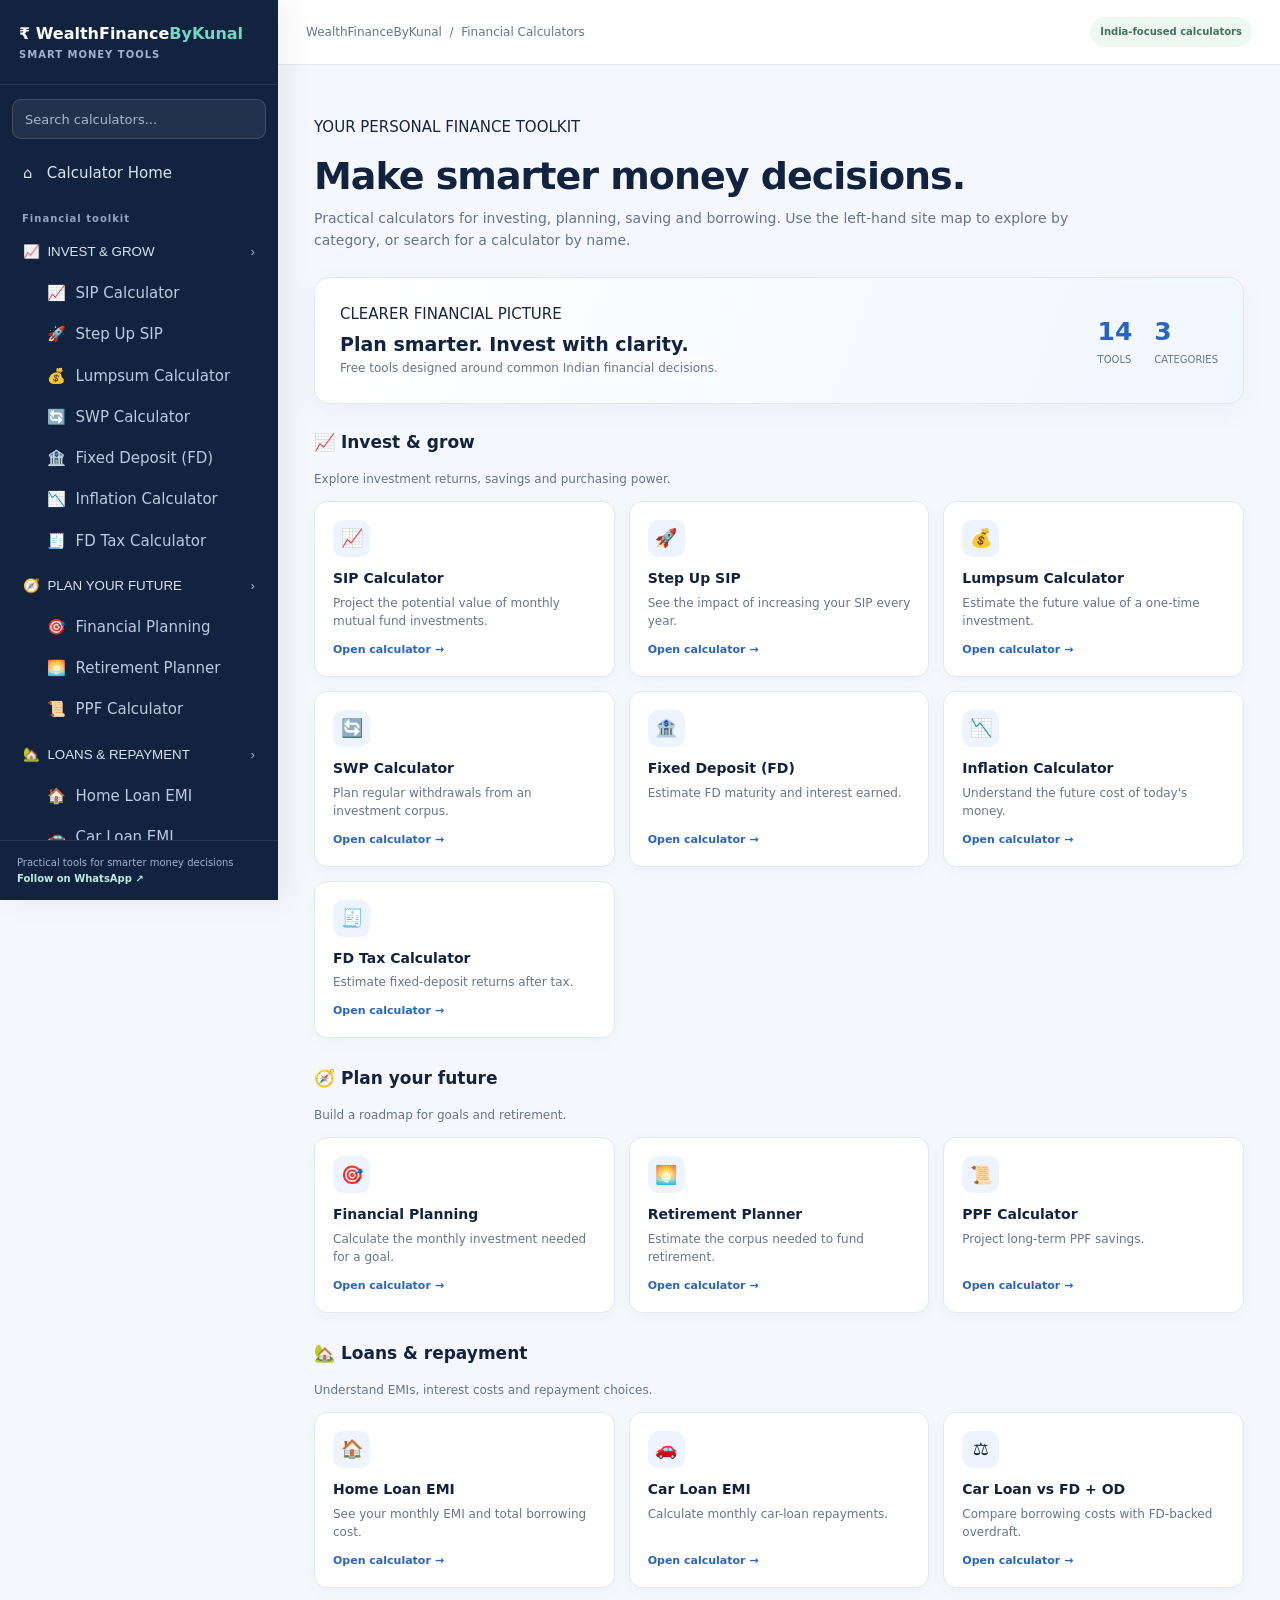
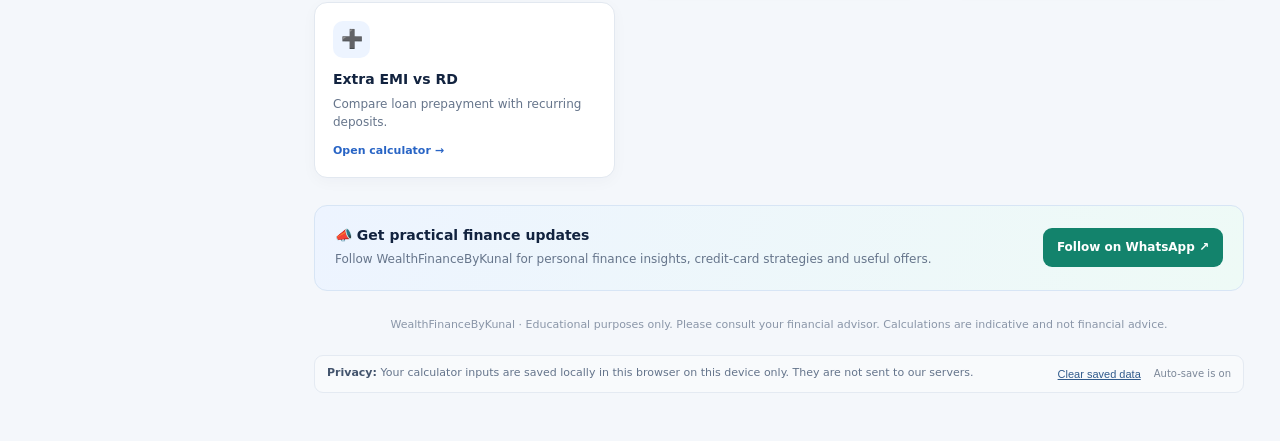
<file: index.html>
<!doctype html><html lang="en"><head><meta charset="utf-8"><meta name="viewport" content="width=device-width,initial-scale=1"><meta name="description" content="Practical Indian personal finance calculators for SIP, SWP, FD, PPF, retirement, inflation and loans by WealthFinanceByKunal."><meta name="theme-color" content="#12233f"><title>Financial Calculators | WealthFinanceByKunal</title><link rel="stylesheet" href="calculators.css"></head><body>
<main><div class="page-heading"><p class="eyebrow">YOUR PERSONAL FINANCE TOOLKIT</p><h1>Make smarter money decisions.</h1><p class="subtitle">Practical calculators for investing, planning, saving and borrowing. Use the left-hand site map to explore by category, or search for a calculator by name.</p></div>
<section class="panel" style="margin-bottom:25px;background:linear-gradient(110deg,#fff,#f0f6ff)"><div style="display:flex;align-items:center;justify-content:space-between;gap:16px;flex-wrap:wrap"><div><p class="eyebrow" style="margin:0 0 4px">CLEARER FINANCIAL PICTURE</p><div style="font-size:19px;font-weight:850;color:var(--navy)">Plan smarter. Invest with clarity.</div><div style="font-size:12px;color:var(--muted)">Free tools designed around common Indian financial decisions.</div></div><div style="display:flex;gap:22px"><div><b style="font-size:25px;color:var(--blue)">14</b><div style="font-size:10px;color:var(--muted)">TOOLS</div></div><div><b style="font-size:25px;color:var(--blue)">3</b><div style="font-size:10px;color:var(--muted)">CATEGORIES</div></div></div></div></section>
<section class="category-block"><div class="category-head"><div><h2 class="section-title">📈 Invest & grow</h2><p>Explore investment returns, savings and purchasing power.</p></div></div><div class="tool-grid"><a class="tool" href="sip-calculator.html"><span class="tool-icon">📈</span><h2>SIP Calculator</h2><p>Project the potential value of monthly mutual fund investments.</p><span class="tool-arrow">Open calculator →</span></a><a class="tool" href="step-up-sip-calculator.html"><span class="tool-icon">🚀</span><h2>Step Up SIP</h2><p>See the impact of increasing your SIP every year.</p><span class="tool-arrow">Open calculator →</span></a><a class="tool" href="lumpsum-calculator.html"><span class="tool-icon">💰</span><h2>Lumpsum Calculator</h2><p>Estimate the future value of a one-time investment.</p><span class="tool-arrow">Open calculator →</span></a><a class="tool" href="swp-calculator.html"><span class="tool-icon">🔄</span><h2>SWP Calculator</h2><p>Plan regular withdrawals from an investment corpus.</p><span class="tool-arrow">Open calculator →</span></a><a class="tool" href="fd-calculator.html"><span class="tool-icon">🏦</span><h2>Fixed Deposit (FD)</h2><p>Estimate FD maturity and interest earned.</p><span class="tool-arrow">Open calculator →</span></a><a class="tool" href="inflation-calculator.html"><span class="tool-icon">📉</span><h2>Inflation Calculator</h2><p>Understand the future cost of today's money.</p><span class="tool-arrow">Open calculator →</span></a><a class="tool" href="fd-tax-calculator.html"><span class="tool-icon">🧾</span><h2>FD Tax Calculator</h2><p>Estimate fixed-deposit returns after tax.</p><span class="tool-arrow">Open calculator →</span></a></div></section><section class="category-block"><div class="category-head"><div><h2 class="section-title">🧭 Plan your future</h2><p>Build a roadmap for goals and retirement.</p></div></div><div class="tool-grid"><a class="tool" href="financial-planning-calculator.html"><span class="tool-icon">🎯</span><h2>Financial Planning</h2><p>Calculate the monthly investment needed for a goal.</p><span class="tool-arrow">Open calculator →</span></a><a class="tool" href="retirement-planner.html"><span class="tool-icon">🌅</span><h2>Retirement Planner</h2><p>Estimate the corpus needed to fund retirement.</p><span class="tool-arrow">Open calculator →</span></a><a class="tool" href="ppf-calculator.html"><span class="tool-icon">📜</span><h2>PPF Calculator</h2><p>Project long-term PPF savings.</p><span class="tool-arrow">Open calculator →</span></a></div></section><section class="category-block"><div class="category-head"><div><h2 class="section-title">🏡 Loans & repayment</h2><p>Understand EMIs, interest costs and repayment choices.</p></div></div><div class="tool-grid"><a class="tool" href="home-loan-emi-calculator.html"><span class="tool-icon">🏠</span><h2>Home Loan EMI</h2><p>See your monthly EMI and total borrowing cost.</p><span class="tool-arrow">Open calculator →</span></a><a class="tool" href="car-loan-emi-calculator.html"><span class="tool-icon">🚗</span><h2>Car Loan EMI</h2><p>Calculate monthly car-loan repayments.</p><span class="tool-arrow">Open calculator →</span></a><a class="tool" href="car-loan-vs-fd-od.html"><span class="tool-icon">⚖️</span><h2>Car Loan vs FD + OD</h2><p>Compare borrowing costs with FD-backed overdraft.</p><span class="tool-arrow">Open calculator →</span></a><a class="tool" href="car-loan-extra-vs-rd.html"><span class="tool-icon">➕</span><h2>Extra EMI vs RD</h2><p>Compare loan prepayment with recurring deposits.</p><span class="tool-arrow">Open calculator →</span></a></div></section>
<section class="promo"><div><strong>📣 Get practical finance updates</strong><p>Follow WealthFinanceByKunal for personal finance insights, credit-card strategies and useful offers.</p></div><a class="cta" href="https://whatsapp.com/channel/0029VaDsVrdGJP8Dq8mHdS3M" target="_blank" rel="noopener">Follow on WhatsApp ↗</a></section>
<div class="footer">WealthFinanceByKunal · Educational purposes only. Please consult your financial advisor. Calculations are indicative and not financial advice.</div></main><script src="app.js"></script></body></html>
</file>
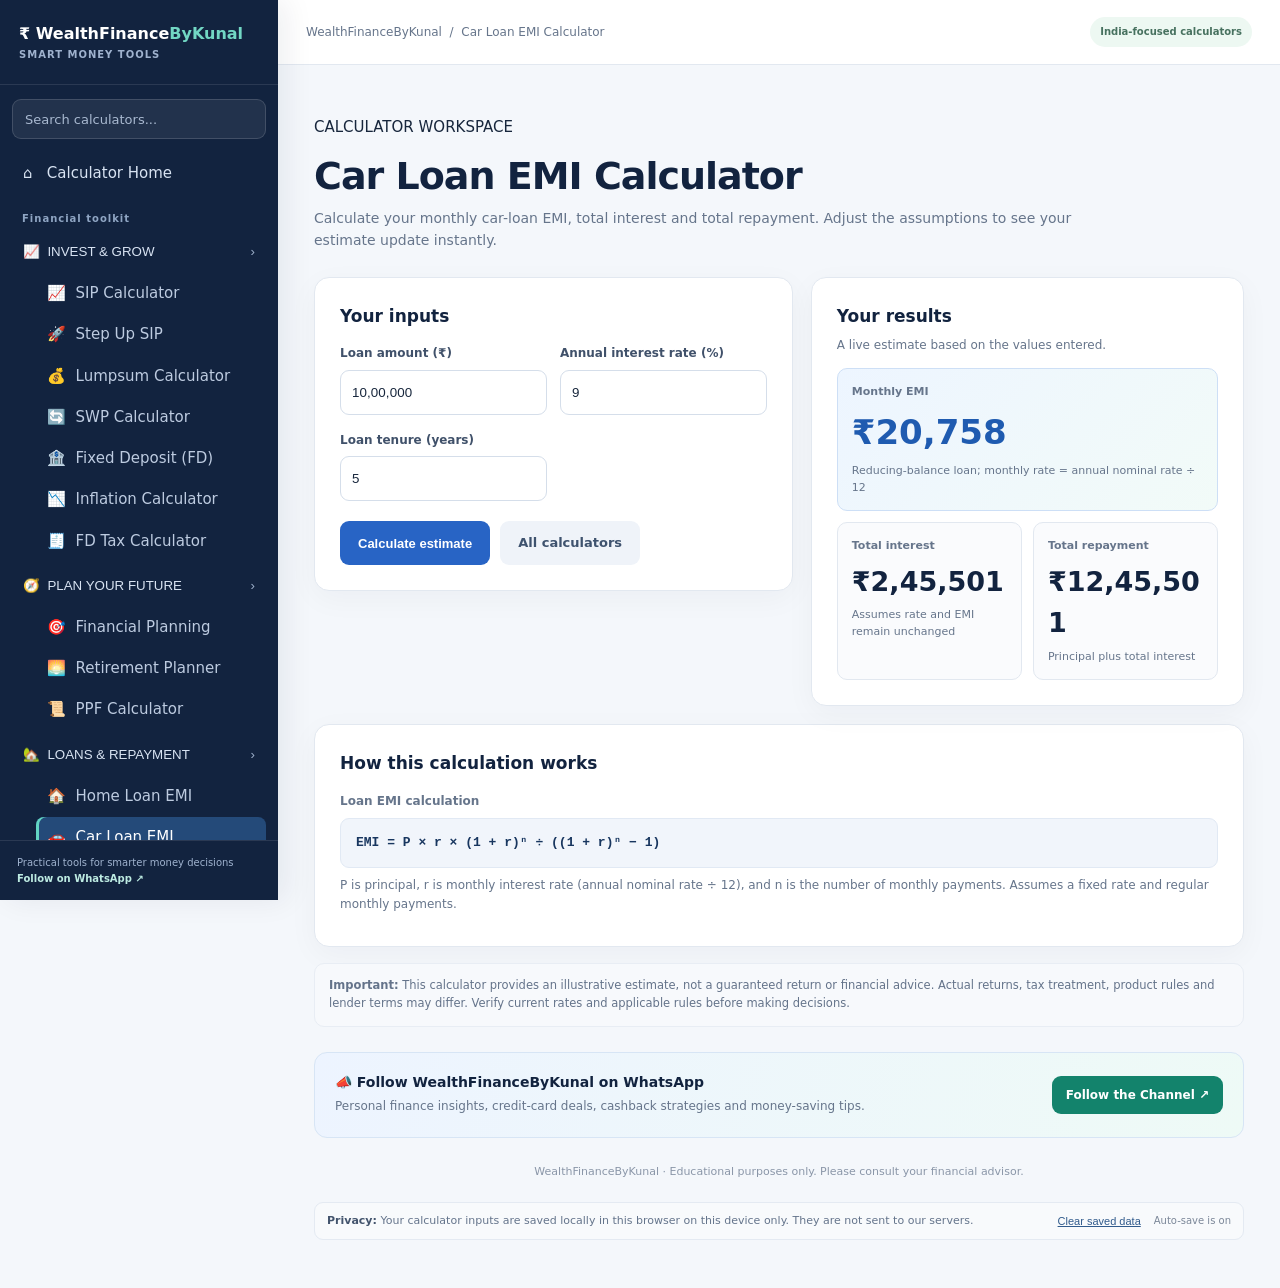
<file: car-loan-emi-calculator.html>
<!doctype html><html lang="en"><head><meta charset="utf-8"><meta name="viewport" content="width=device-width,initial-scale=1"><meta name="description" content="Calculate your monthly car-loan EMI, total interest and total repayment."><meta name="theme-color" content="#12233f"><title>Car Loan EMI Calculator | WealthFinanceByKunal</title><link rel="stylesheet" href="calculators.css"></head><body data-type="emi">
<main><div class="page-heading"><p class="eyebrow">CALCULATOR WORKSPACE</p><h1>Car Loan EMI Calculator</h1><p class="subtitle">Calculate your monthly car-loan EMI, total interest and total repayment. Adjust the assumptions to see your estimate update instantly.</p></div>
<div class="calculator-layout"><section class="input-panel"><h2 class="section-title">Your inputs</h2><div class="field-grid"><div class="field"><label for="amount">Loan amount (₹)</label><input id="amount" type="text"   value="1000000" inputmode="numeric" data-money="inr"></div><div class="field"><label for="rate">Annual interest rate (%)</label><input id="rate" type="number" min="0" step="any" value="9"></div><div class="field"><label for="years">Loan tenure (years)</label><input id="years" type="number" min="0" step="any" value="5"></div></div><div class="actions"><button class="btn" id="calcBtn" type="button">Calculate estimate</button><a class="btn secondary" href="index.html" style="text-decoration:none">All calculators</a></div></section>
<section class="results-panel"><h2 class="section-title">Your results</h2><p style="font-size:12px;color:var(--muted);margin:-8px 0 13px">A live estimate based on the values entered.</p><div class="results" id="results" aria-live="polite"></div></section></div>
<section class="methodology panel" aria-label="Calculation methodology"><h2 class="section-title">How this calculation works</h2><p><strong>Loan EMI calculation</strong></p><div class="formula">EMI = P × r × (1 + r)ⁿ ÷ ((1 + r)ⁿ − 1)</div><p>P is principal, r is monthly interest rate (annual nominal rate ÷ 12), and n is the number of monthly payments. Assumes a fixed rate and regular monthly payments.</p></section><div class="note"><strong>Important:</strong> This calculator provides an illustrative estimate, not a guaranteed return or financial advice. Actual returns, tax treatment, product rules and lender terms may differ. Verify current rates and applicable rules before making decisions.</div>
<section class="promo"><div><strong>📣 Follow WealthFinanceByKunal on WhatsApp</strong><p>Personal finance insights, credit-card deals, cashback strategies and money-saving tips.</p></div><a class="cta" href="https://whatsapp.com/channel/0029VaDsVrdGJP8Dq8mHdS3M" target="_blank" rel="noopener noreferrer">Follow the Channel ↗</a></section><div class="footer">WealthFinanceByKunal · Educational purposes only. Please consult your financial advisor.</div></main>
<script src="app.js"></script><script src="calculators.js"></script></body></html>
</file>
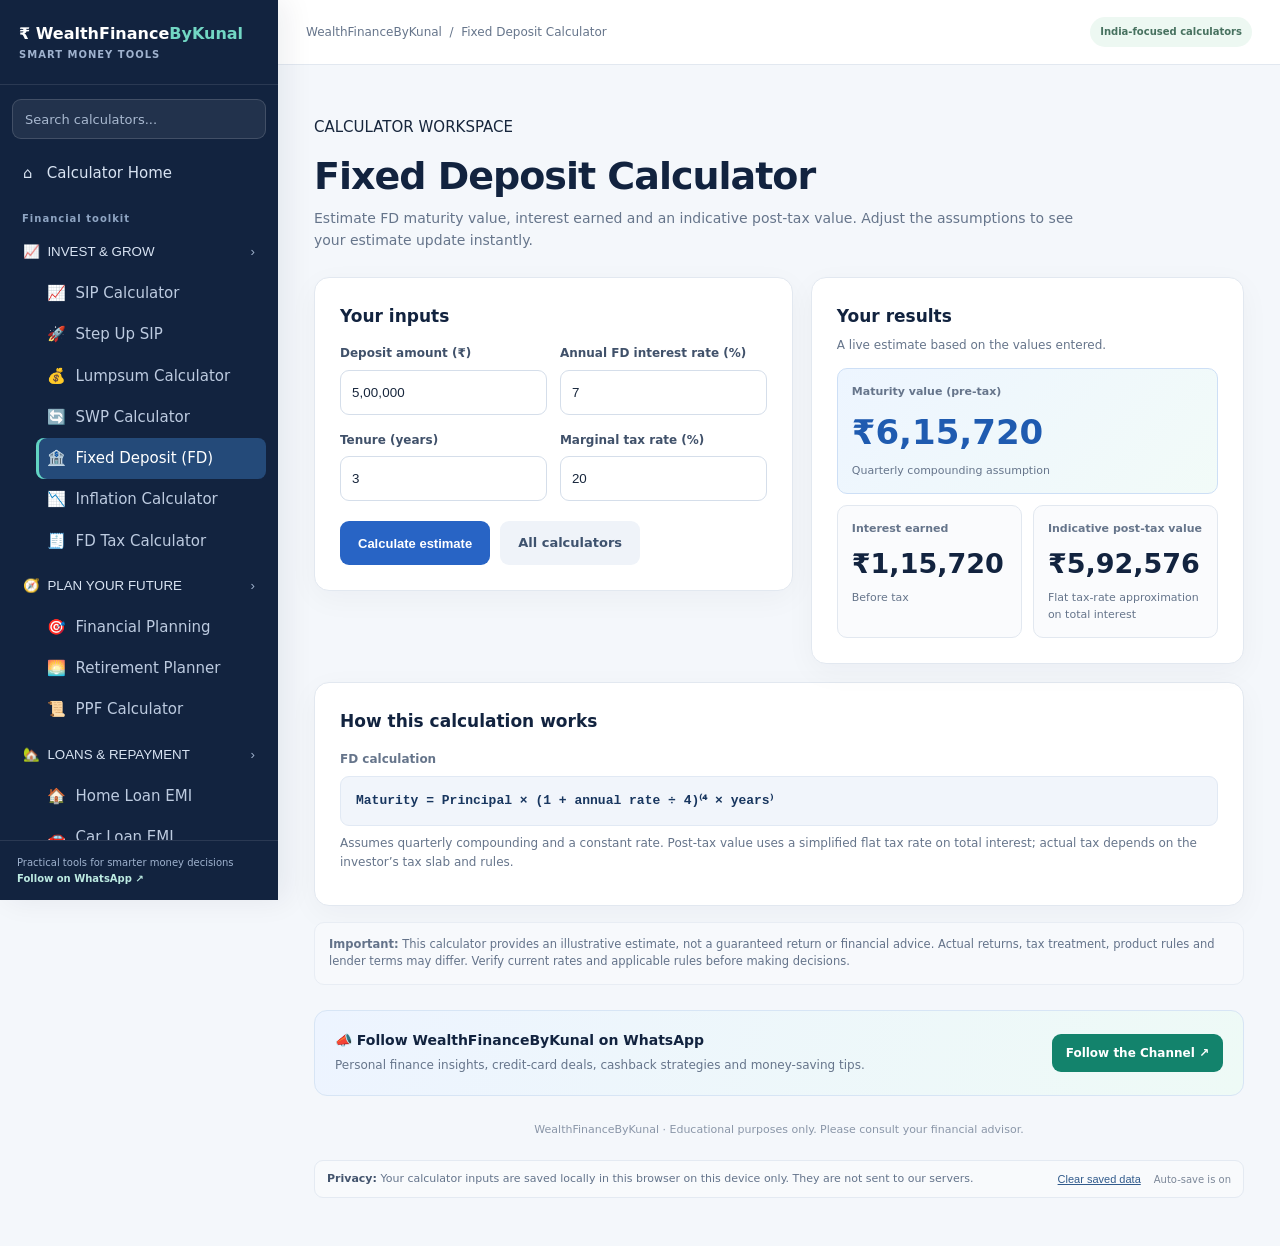
<file: fd-calculator.html>
<!doctype html><html lang="en"><head><meta charset="utf-8"><meta name="viewport" content="width=device-width,initial-scale=1"><meta name="description" content="Estimate FD maturity value, interest earned and an indicative post-tax value."><meta name="theme-color" content="#12233f"><title>Fixed Deposit Calculator | WealthFinanceByKunal</title><link rel="stylesheet" href="calculators.css"></head><body data-type="fd">
<main><div class="page-heading"><p class="eyebrow">CALCULATOR WORKSPACE</p><h1>Fixed Deposit Calculator</h1><p class="subtitle">Estimate FD maturity value, interest earned and an indicative post-tax value. Adjust the assumptions to see your estimate update instantly.</p></div>
<div class="calculator-layout"><section class="input-panel"><h2 class="section-title">Your inputs</h2><div class="field-grid"><div class="field"><label for="amount">Deposit amount (₹)</label><input id="amount" type="text"   value="500000" inputmode="numeric" data-money="inr"></div><div class="field"><label for="rate">Annual FD interest rate (%)</label><input id="rate" type="number" min="0" step="any" value="7"></div><div class="field"><label for="years">Tenure (years)</label><input id="years" type="number" min="0" step="any" value="3"></div><div class="field"><label for="tax">Marginal tax rate (%)</label><input id="tax" type="number" min="0" step="any" value="20"></div></div><div class="actions"><button class="btn" id="calcBtn" type="button">Calculate estimate</button><a class="btn secondary" href="index.html" style="text-decoration:none">All calculators</a></div></section>
<section class="results-panel"><h2 class="section-title">Your results</h2><p style="font-size:12px;color:var(--muted);margin:-8px 0 13px">A live estimate based on the values entered.</p><div class="results" id="results" aria-live="polite"></div></section></div>
<section class="methodology panel" aria-label="Calculation methodology"><h2 class="section-title">How this calculation works</h2><p><strong>FD calculation</strong></p><div class="formula">Maturity = Principal × (1 + annual rate ÷ 4)⁽⁴ × years⁾</div><p>Assumes quarterly compounding and a constant rate. Post-tax value uses a simplified flat tax rate on total interest; actual tax depends on the investor’s tax slab and rules.</p></section><div class="note"><strong>Important:</strong> This calculator provides an illustrative estimate, not a guaranteed return or financial advice. Actual returns, tax treatment, product rules and lender terms may differ. Verify current rates and applicable rules before making decisions.</div>
<section class="promo"><div><strong>📣 Follow WealthFinanceByKunal on WhatsApp</strong><p>Personal finance insights, credit-card deals, cashback strategies and money-saving tips.</p></div><a class="cta" href="https://whatsapp.com/channel/0029VaDsVrdGJP8Dq8mHdS3M" target="_blank" rel="noopener noreferrer">Follow the Channel ↗</a></section><div class="footer">WealthFinanceByKunal · Educational purposes only. Please consult your financial advisor.</div></main>
<script src="app.js"></script><script src="calculators.js"></script></body></html>
</file>
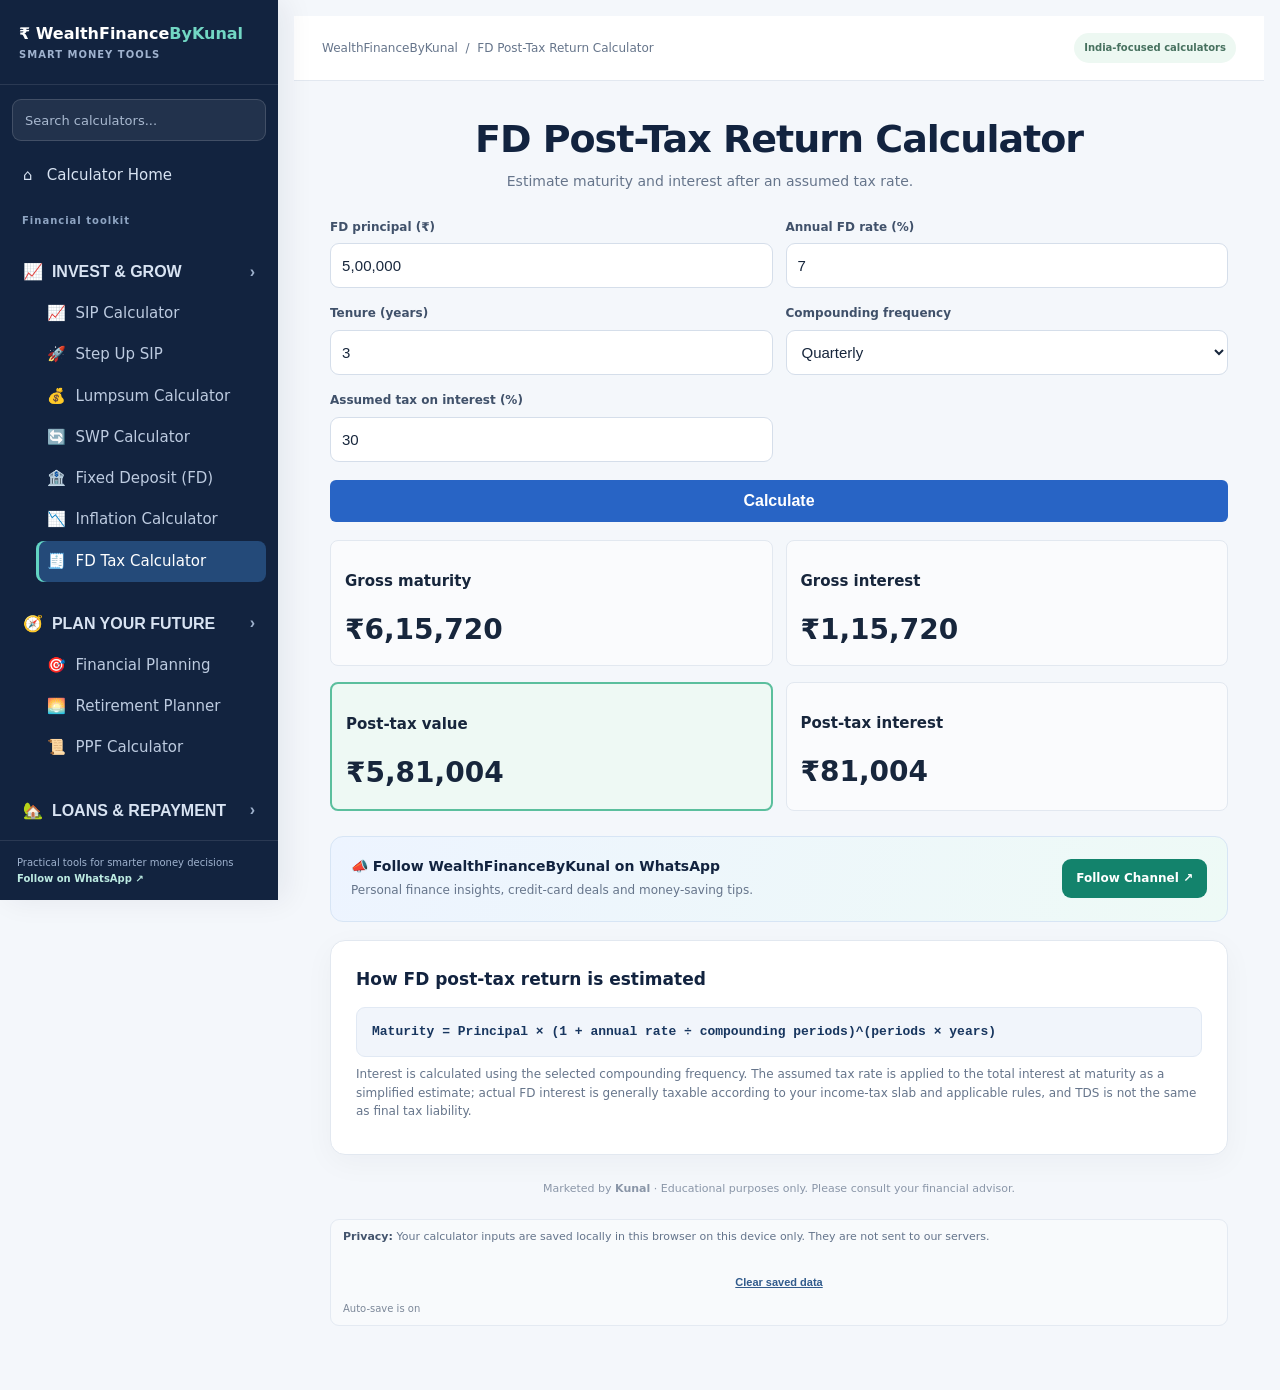
<file: fd-tax-calculator.html>
<!DOCTYPE html><html lang="en"><head><meta charset="UTF-8"><meta name="viewport" content="width=device-width,initial-scale=1"><title>FD Post-Tax Return Calculator</title><style>
:root{--blue:#4f8cff;--green:#5bbf9d;--purple:#8a63d2;--bg:#f4f6f9;--ink:#202938;--muted:#687386;--line:#dfe4ec}*{box-sizing:border-box}body{margin:0;padding:16px;font-family:Arial,sans-serif;background:var(--bg);color:var(--ink);line-height:1.5}.container{max-width:1100px;margin:auto;background:white;padding:clamp(16px,3vw,28px);border-radius:12px;box-shadow:0 4px 16px #00000012}.site-header{display:flex;justify-content:space-between;align-items:center;gap:14px;flex-wrap:wrap;padding:12px 14px;margin-bottom:20px;border-bottom:1px solid var(--line)}.site-brand{font-weight:800;color:var(--blue);text-decoration:none}.site-nav{display:flex;gap:8px;flex-wrap:wrap}.site-nav a{padding:9px 10px;border:1px solid #cbd8ef;border-radius:7px;background:#f1f5ff;color:#244f9c;text-decoration:none;font-size:13px;font-weight:700}h1{text-align:center;font-size:clamp(24px,4vw,32px)}.subtitle{text-align:center;color:var(--muted);margin-bottom:24px}.grid{display:grid;grid-template-columns:repeat(auto-fit,minmax(min(100%,220px),1fr));gap:14px}.field label{display:block;font-weight:600;font-size:14px;margin-bottom:6px}input,select{width:100%;padding:10px;min-height:42px;border:1px solid #cbd3df;border-radius:6px;font-size:15px}button{margin-top:18px;padding:12px;width:100%;background:var(--blue);color:white;border:0;border-radius:6px;font-weight:700;font-size:16px}.card{padding:14px;border-radius:8px;border:1px solid var(--line);background:#fafbfd}.card h3{font-size:15px}.metric{font-size:clamp(22px,3vw,28px);font-weight:800;overflow-wrap:anywhere}.winner{border:2px solid var(--green);background:#eef9f4}.promo{margin-top:24px;padding:15px;background:#f2f6ff;border:1px solid #c9d8ff;border-radius:9px;display:flex;gap:12px;justify-content:space-between;align-items:center;flex-wrap:wrap}.promo p{font-size:13px;color:var(--muted);margin:4px 0}.cta{padding:10px 13px;background:#168b57;color:white;text-decoration:none;border-radius:7px;font-weight:700}.footer{text-align:center;color:#777;font-size:12px;margin-top:24px}@media(max-width:600px){body{padding:8px}.container{padding:15px}.site-nav{display:grid;grid-template-columns:repeat(2,minmax(0,1fr));width:100%}.site-nav a{text-align:center}.cta{width:100%;text-align:center}}
</style><link rel="stylesheet" href="calculators.css"></head><body><main class="container"><header class="site-header"><a class="site-brand" href="index.html">💰 Wealth Finance Utilities</a><nav class="site-nav"><a href="index.html">All Calculators</a><a href="car-loan-vs-fd-od.html">Car Loan vs FD + OD</a><a href="car-loan-extra-vs-rd.html">Extra EMI vs RD</a><a href="sip-calculator.html">SIP Calculator</a><a href="fd-tax-calculator.html">FD Tax</a></nav></header><h1>FD Post-Tax Return Calculator</h1><p class="subtitle">Estimate maturity and interest after an assumed tax rate.</p><div class="grid"><div class="field"><label>FD principal (₹)</label><input id="p" type="text" value="500000"  inputmode="numeric" data-money="inr"></div><div class="field"><label>Annual FD rate (%)</label><input id="r" type="number" value="7" min="0" max="20" step=".1"></div><div class="field"><label>Tenure (years)</label><input id="y" type="number" value="3" min=".25" max="20" step=".25"></div><div class="field"><label>Compounding frequency</label><select id="f"><option value="4">Quarterly</option><option value="12">Monthly</option><option value="2">Half-yearly</option><option value="1">Annually</option></select></div><div class="field"><label>Assumed tax on interest (%)</label><input id="t" type="number" value="30" min="0" max="100"></div></div><button onclick="calc()">Calculate</button><div class="grid" style="margin-top:18px"><div class="card"><h3>Gross maturity</h3><div class="metric" id="gross">—</div></div><div class="card"><h3>Gross interest</h3><div class="metric" id="interest">—</div></div><div class="card winner"><h3>Post-tax value</h3><div class="metric" id="net">—</div></div><div class="card"><h3>Post-tax interest</h3><div class="metric" id="netInterest">—</div></div></div><script>function calc(){let p=Number(String(document.getElementById('p').value).replace(/[₹,\s]/g,''))||0,r=(+document.getElementById('r').value||0)/100,f=+document.getElementById('f').value,y=+document.getElementById('y').value||0,t=Math.min(100,Math.max(0,+document.getElementById('t').value||0))/100,g=p*Math.pow(1+r/f,f*y),i=g-p,n=p+i*(1-t),m=x=>'₹'+Math.round(x).toLocaleString('en-IN');document.getElementById('gross').textContent=m(g);document.getElementById('interest').textContent=m(i);document.getElementById('net').textContent=m(n);document.getElementById('netInterest').textContent=m(n-p)}document.querySelectorAll('input,select').forEach(x=>x.addEventListener('input',calc));calc()</script><section class="promo"><div><strong>📣 Follow WealthFinanceByKunal on WhatsApp</strong><p>Personal finance insights, credit-card deals and money-saving tips.</p></div><a class="cta" href="https://whatsapp.com/channel/0029VaDsVrdGJP8Dq8mHdS3M" target="_blank" rel="noopener noreferrer">Follow Channel ↗</a></section><section class="methodology panel"><h2 class="section-title">How FD post-tax return is estimated</h2><div class="formula">Maturity = Principal × (1 + annual rate ÷ compounding periods)^(periods × years)</div><p>Interest is calculated using the selected compounding frequency. The assumed tax rate is applied to the total interest at maturity as a simplified estimate; actual FD interest is generally taxable according to your income-tax slab and applicable rules, and TDS is not the same as final tax liability.</p></section><div class="footer">Marketed by <strong>Kunal</strong> · Educational purposes only. Please consult your financial advisor.</div></main><script src="app.js"></script></body></html>
</file>
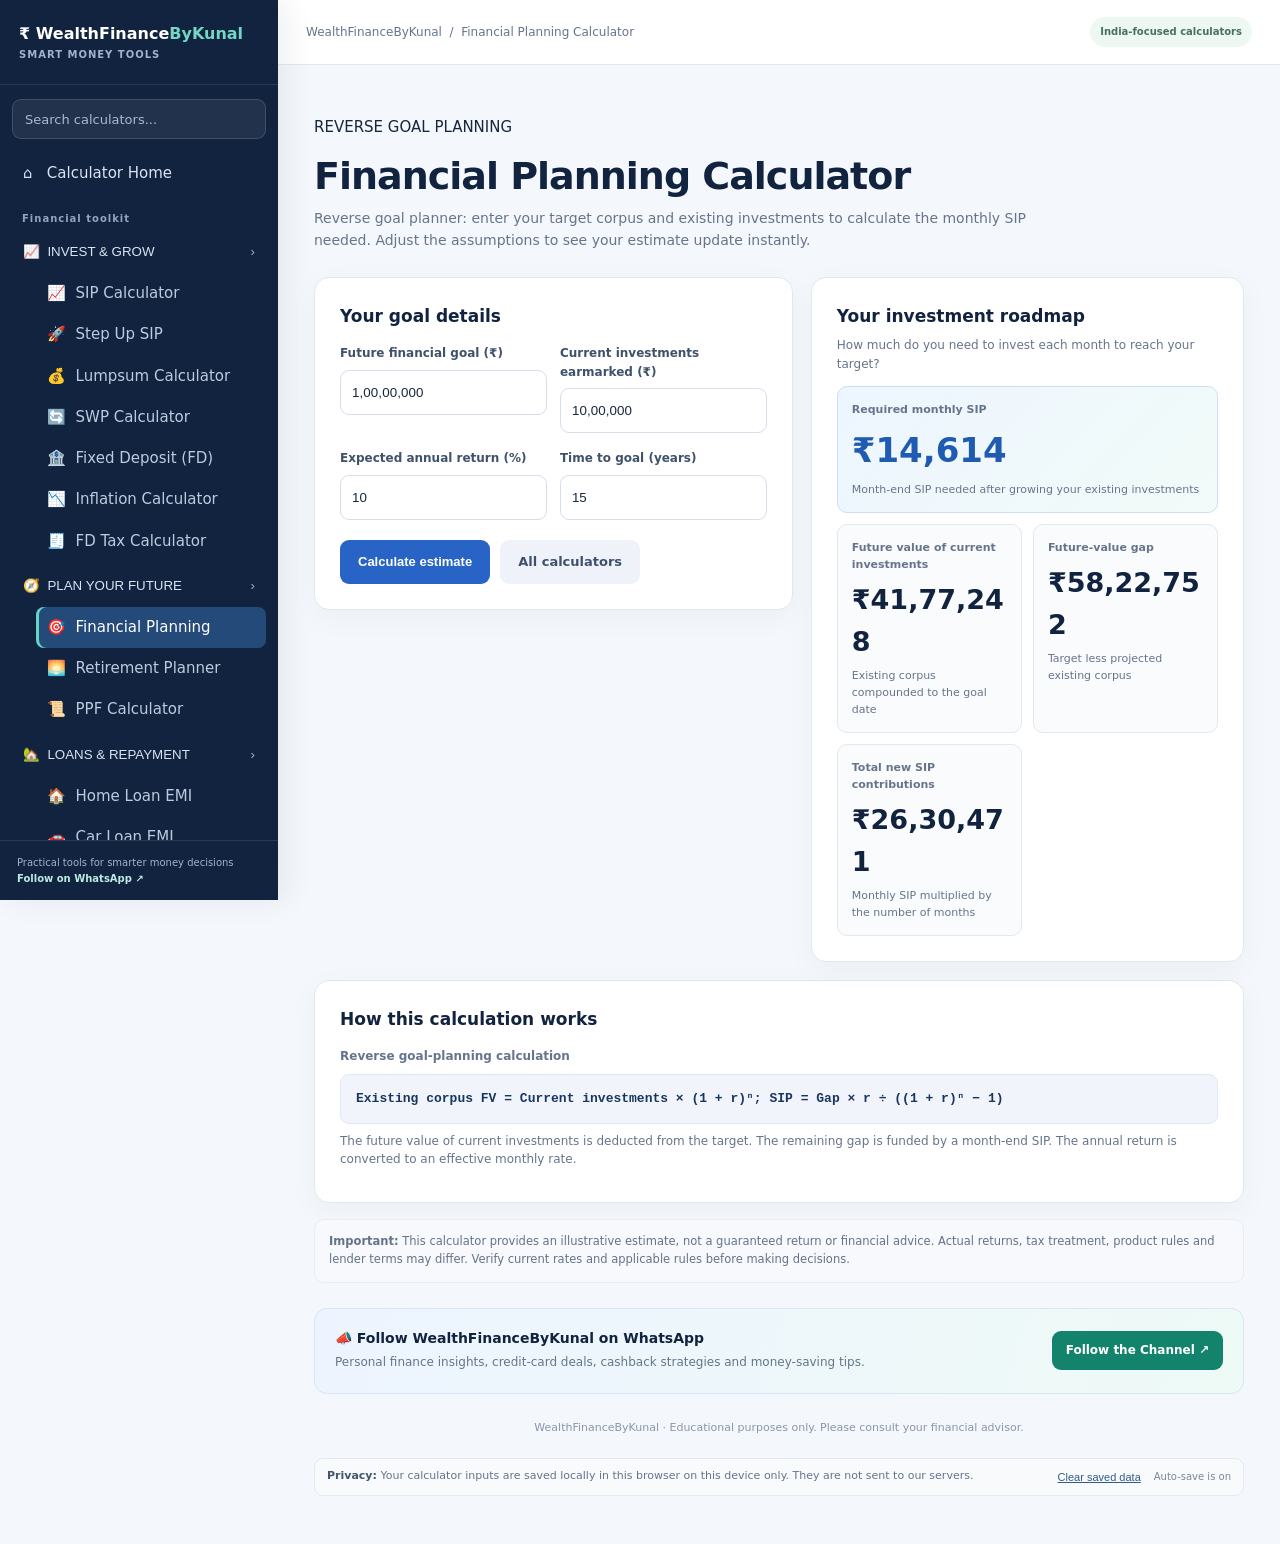
<file: financial-planning-calculator.html>
<!doctype html><html lang="en"><head><meta charset="utf-8"><meta name="viewport" content="width=device-width,initial-scale=1"><meta name="description" content="Reverse goal planner: enter your target corpus and existing investments to calculate the monthly SIP needed."><meta name="theme-color" content="#12233f"><title>Financial Planning Calculator | WealthFinanceByKunal</title><link rel="stylesheet" href="calculators.css"></head><body data-type="planning">
<main><div class="page-heading"><p class="eyebrow">REVERSE GOAL PLANNING</p><h1>Financial Planning Calculator</h1><p class="subtitle">Reverse goal planner: enter your target corpus and existing investments to calculate the monthly SIP needed. Adjust the assumptions to see your estimate update instantly.</p></div>
<div class="calculator-layout"><section class="input-panel"><h2 class="section-title">Your goal details</h2><div class="field-grid"><div class="field"><label for="goal">Future financial goal (₹)</label><input id="goal" type="text"   value="10000000" inputmode="numeric" data-money="inr"></div><div class="field"><label for="current">Current investments earmarked (₹)</label><input id="current" type="text"   value="1000000" inputmode="numeric" data-money="inr"></div><div class="field"><label for="rate">Expected annual return (%)</label><input id="rate" type="number" min="0" step="any" value="10"></div><div class="field"><label for="years">Time to goal (years)</label><input id="years" type="number" min="0" step="any" value="15"></div></div><div class="actions"><button class="btn" id="calcBtn" type="button">Calculate estimate</button><a class="btn secondary" href="index.html" style="text-decoration:none">All calculators</a></div></section>
<section class="results-panel"><h2 class="section-title">Your investment roadmap</h2><p style="font-size:12px;color:var(--muted);margin:-8px 0 13px">How much do you need to invest each month to reach your target?</p><div class="results" id="results" aria-live="polite"></div></section></div>
<section class="methodology panel" aria-label="Calculation methodology"><h2 class="section-title">How this calculation works</h2><p><strong>Reverse goal-planning calculation</strong></p><div class="formula">Existing corpus FV = Current investments × (1 + r)ⁿ; SIP = Gap × r ÷ ((1 + r)ⁿ − 1)</div><p>The future value of current investments is deducted from the target. The remaining gap is funded by a month-end SIP. The annual return is converted to an effective monthly rate.</p></section><div class="note"><strong>Important:</strong> This calculator provides an illustrative estimate, not a guaranteed return or financial advice. Actual returns, tax treatment, product rules and lender terms may differ. Verify current rates and applicable rules before making decisions.</div>
<section class="promo"><div><strong>📣 Follow WealthFinanceByKunal on WhatsApp</strong><p>Personal finance insights, credit-card deals, cashback strategies and money-saving tips.</p></div><a class="cta" href="https://whatsapp.com/channel/0029VaDsVrdGJP8Dq8mHdS3M" target="_blank" rel="noopener noreferrer">Follow the Channel ↗</a></section><div class="footer">WealthFinanceByKunal · Educational purposes only. Please consult your financial advisor.</div></main>
<script src="app.js"></script><script src="calculators.js"></script></body></html>
</file>
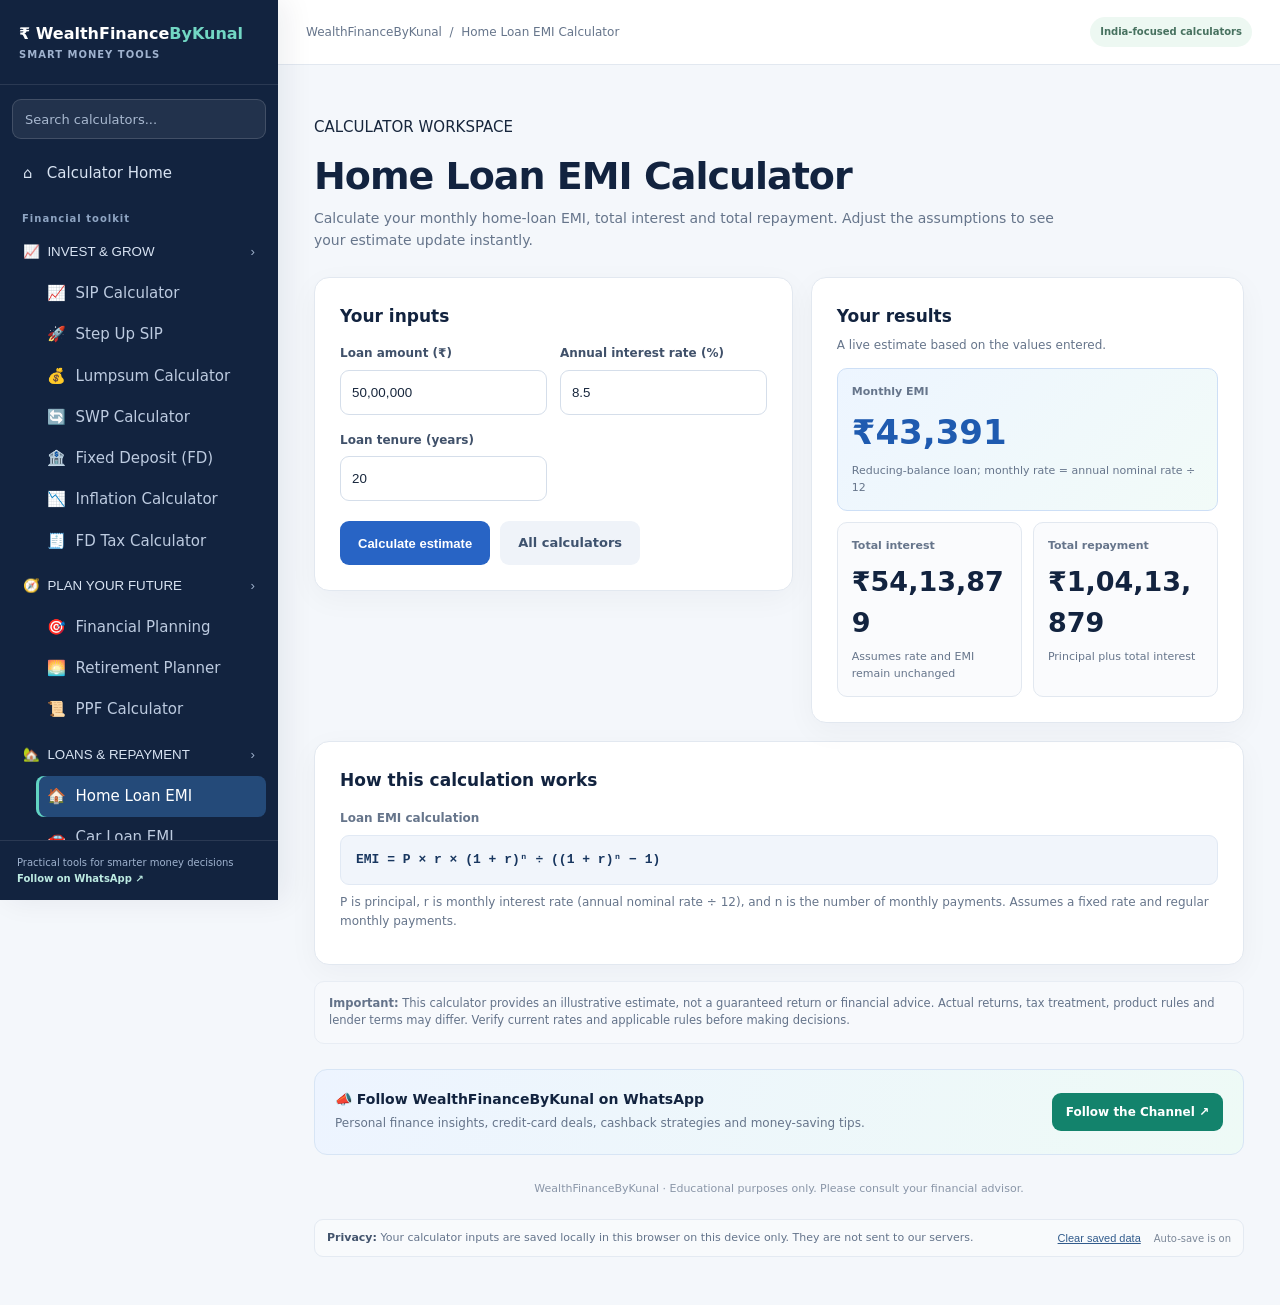
<file: home-loan-emi-calculator.html>
<!doctype html><html lang="en"><head><meta charset="utf-8"><meta name="viewport" content="width=device-width,initial-scale=1"><meta name="description" content="Calculate your monthly home-loan EMI, total interest and total repayment."><meta name="theme-color" content="#12233f"><title>Home Loan EMI Calculator | WealthFinanceByKunal</title><link rel="stylesheet" href="calculators.css"></head><body data-type="emi">
<main><div class="page-heading"><p class="eyebrow">CALCULATOR WORKSPACE</p><h1>Home Loan EMI Calculator</h1><p class="subtitle">Calculate your monthly home-loan EMI, total interest and total repayment. Adjust the assumptions to see your estimate update instantly.</p></div>
<div class="calculator-layout"><section class="input-panel"><h2 class="section-title">Your inputs</h2><div class="field-grid"><div class="field"><label for="amount">Loan amount (₹)</label><input id="amount" type="text"   value="5000000" inputmode="numeric" data-money="inr"></div><div class="field"><label for="rate">Annual interest rate (%)</label><input id="rate" type="number" min="0" step="any" value="8.5"></div><div class="field"><label for="years">Loan tenure (years)</label><input id="years" type="number" min="0" step="any" value="20"></div></div><div class="actions"><button class="btn" id="calcBtn" type="button">Calculate estimate</button><a class="btn secondary" href="index.html" style="text-decoration:none">All calculators</a></div></section>
<section class="results-panel"><h2 class="section-title">Your results</h2><p style="font-size:12px;color:var(--muted);margin:-8px 0 13px">A live estimate based on the values entered.</p><div class="results" id="results" aria-live="polite"></div></section></div>
<section class="methodology panel" aria-label="Calculation methodology"><h2 class="section-title">How this calculation works</h2><p><strong>Loan EMI calculation</strong></p><div class="formula">EMI = P × r × (1 + r)ⁿ ÷ ((1 + r)ⁿ − 1)</div><p>P is principal, r is monthly interest rate (annual nominal rate ÷ 12), and n is the number of monthly payments. Assumes a fixed rate and regular monthly payments.</p></section><div class="note"><strong>Important:</strong> This calculator provides an illustrative estimate, not a guaranteed return or financial advice. Actual returns, tax treatment, product rules and lender terms may differ. Verify current rates and applicable rules before making decisions.</div>
<section class="promo"><div><strong>📣 Follow WealthFinanceByKunal on WhatsApp</strong><p>Personal finance insights, credit-card deals, cashback strategies and money-saving tips.</p></div><a class="cta" href="https://whatsapp.com/channel/0029VaDsVrdGJP8Dq8mHdS3M" target="_blank" rel="noopener noreferrer">Follow the Channel ↗</a></section><div class="footer">WealthFinanceByKunal · Educational purposes only. Please consult your financial advisor.</div></main>
<script src="app.js"></script><script src="calculators.js"></script></body></html>
</file>
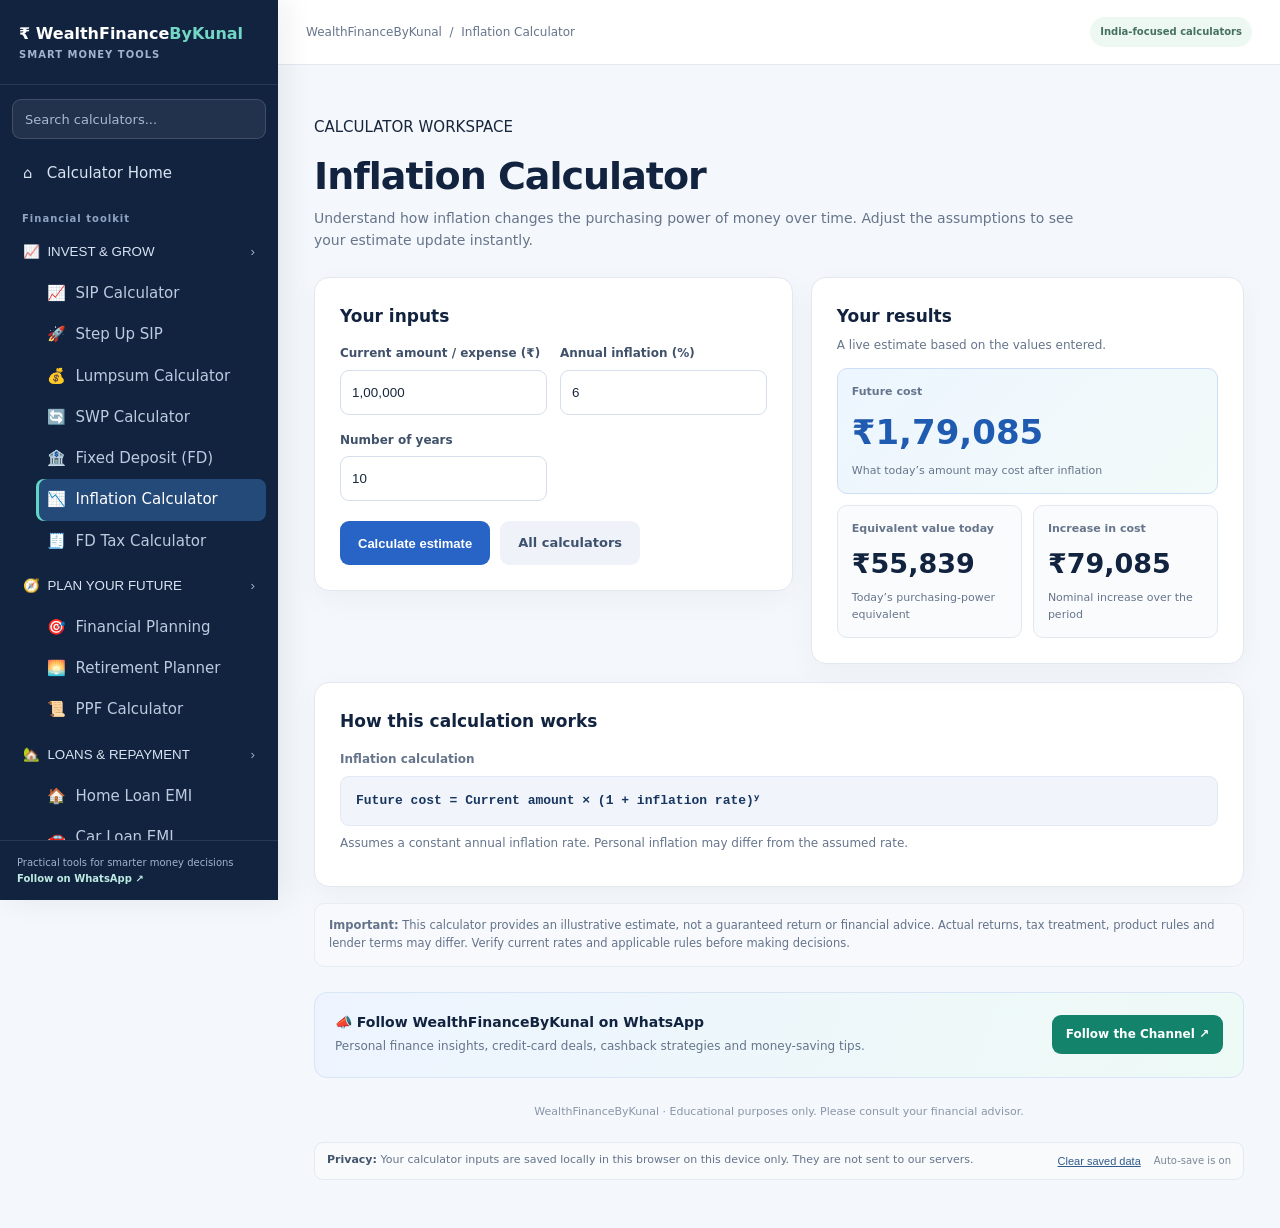
<file: inflation-calculator.html>
<!doctype html><html lang="en"><head><meta charset="utf-8"><meta name="viewport" content="width=device-width,initial-scale=1"><meta name="description" content="Understand how inflation changes the purchasing power of money over time."><meta name="theme-color" content="#12233f"><title>Inflation Calculator | WealthFinanceByKunal</title><link rel="stylesheet" href="calculators.css"></head><body data-type="inflation">
<main><div class="page-heading"><p class="eyebrow">CALCULATOR WORKSPACE</p><h1>Inflation Calculator</h1><p class="subtitle">Understand how inflation changes the purchasing power of money over time. Adjust the assumptions to see your estimate update instantly.</p></div>
<div class="calculator-layout"><section class="input-panel"><h2 class="section-title">Your inputs</h2><div class="field-grid"><div class="field"><label for="amount">Current amount / expense (₹)</label><input id="amount" type="text"   value="100000" inputmode="numeric" data-money="inr"></div><div class="field"><label for="rate">Annual inflation (%)</label><input id="rate" type="number" min="0" step="any" value="6"></div><div class="field"><label for="years">Number of years</label><input id="years" type="number" min="0" step="any" value="10"></div></div><div class="actions"><button class="btn" id="calcBtn" type="button">Calculate estimate</button><a class="btn secondary" href="index.html" style="text-decoration:none">All calculators</a></div></section>
<section class="results-panel"><h2 class="section-title">Your results</h2><p style="font-size:12px;color:var(--muted);margin:-8px 0 13px">A live estimate based on the values entered.</p><div class="results" id="results" aria-live="polite"></div></section></div>
<section class="methodology panel" aria-label="Calculation methodology"><h2 class="section-title">How this calculation works</h2><p><strong>Inflation calculation</strong></p><div class="formula">Future cost = Current amount × (1 + inflation rate)ʸ</div><p>Assumes a constant annual inflation rate. Personal inflation may differ from the assumed rate.</p></section><div class="note"><strong>Important:</strong> This calculator provides an illustrative estimate, not a guaranteed return or financial advice. Actual returns, tax treatment, product rules and lender terms may differ. Verify current rates and applicable rules before making decisions.</div>
<section class="promo"><div><strong>📣 Follow WealthFinanceByKunal on WhatsApp</strong><p>Personal finance insights, credit-card deals, cashback strategies and money-saving tips.</p></div><a class="cta" href="https://whatsapp.com/channel/0029VaDsVrdGJP8Dq8mHdS3M" target="_blank" rel="noopener noreferrer">Follow the Channel ↗</a></section><div class="footer">WealthFinanceByKunal · Educational purposes only. Please consult your financial advisor.</div></main>
<script src="app.js"></script><script src="calculators.js"></script></body></html>
</file>
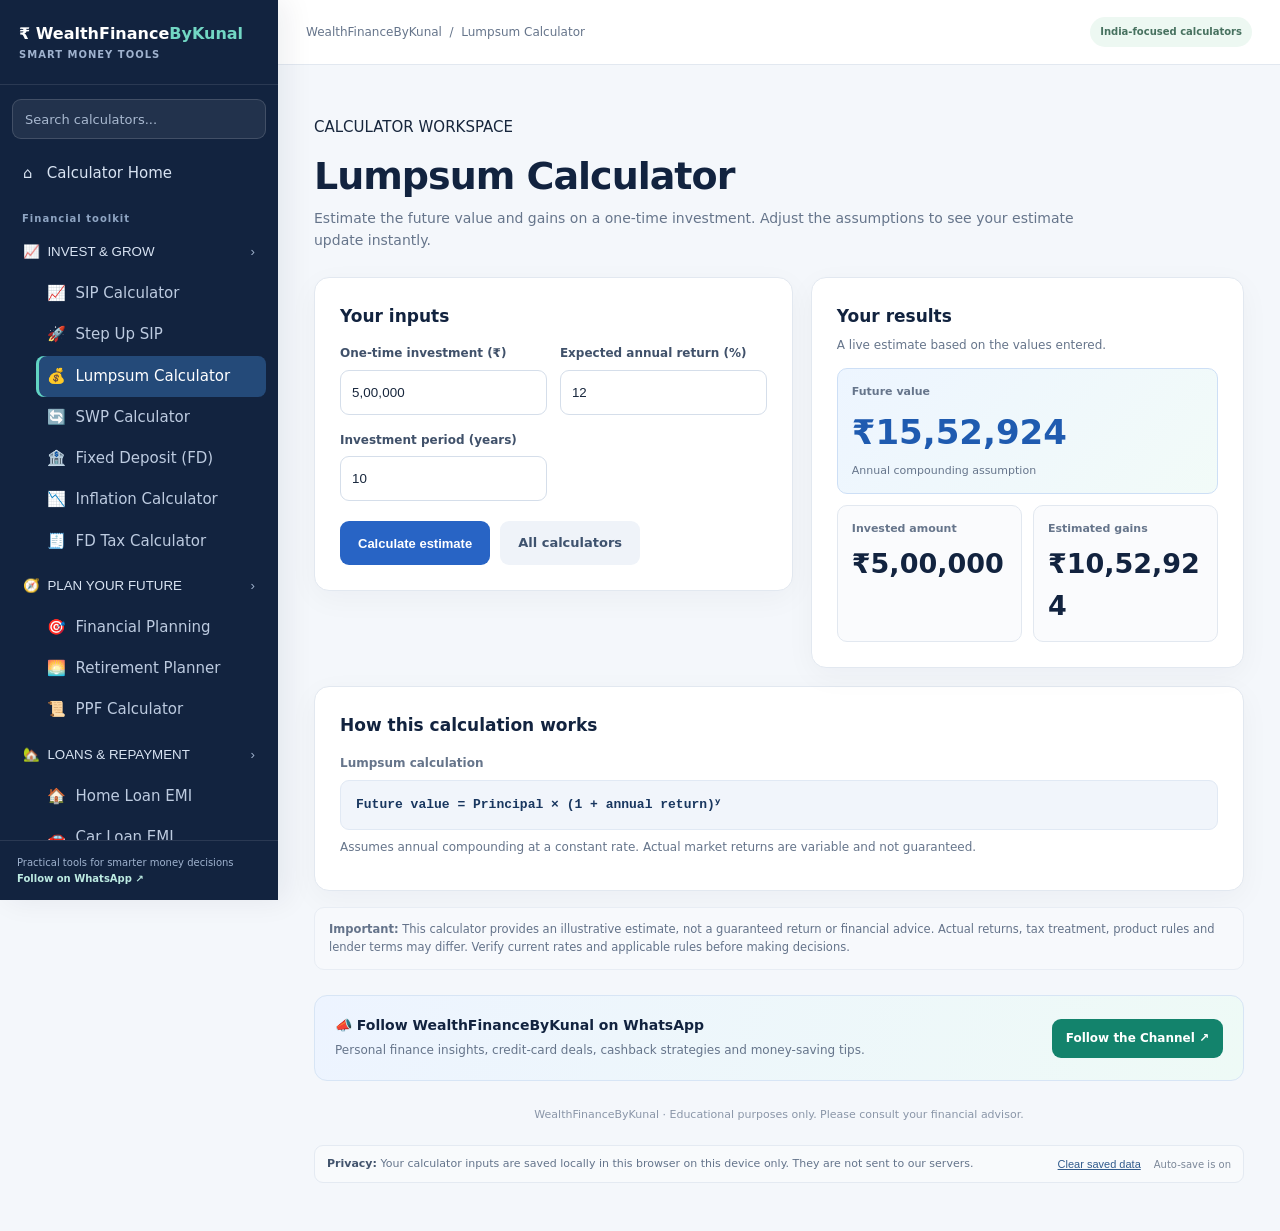
<file: lumpsum-calculator.html>
<!doctype html><html lang="en"><head><meta charset="utf-8"><meta name="viewport" content="width=device-width,initial-scale=1"><meta name="description" content="Estimate the future value and gains on a one-time investment."><meta name="theme-color" content="#12233f"><title>Lumpsum Calculator | WealthFinanceByKunal</title><link rel="stylesheet" href="calculators.css"></head><body data-type="lumpsum">
<main><div class="page-heading"><p class="eyebrow">CALCULATOR WORKSPACE</p><h1>Lumpsum Calculator</h1><p class="subtitle">Estimate the future value and gains on a one-time investment. Adjust the assumptions to see your estimate update instantly.</p></div>
<div class="calculator-layout"><section class="input-panel"><h2 class="section-title">Your inputs</h2><div class="field-grid"><div class="field"><label for="amount">One-time investment (₹)</label><input id="amount" type="text"   value="500000" inputmode="numeric" data-money="inr"></div><div class="field"><label for="rate">Expected annual return (%)</label><input id="rate" type="number" min="0" step="any" value="12"></div><div class="field"><label for="years">Investment period (years)</label><input id="years" type="number" min="0" step="any" value="10"></div></div><div class="actions"><button class="btn" id="calcBtn" type="button">Calculate estimate</button><a class="btn secondary" href="index.html" style="text-decoration:none">All calculators</a></div></section>
<section class="results-panel"><h2 class="section-title">Your results</h2><p style="font-size:12px;color:var(--muted);margin:-8px 0 13px">A live estimate based on the values entered.</p><div class="results" id="results" aria-live="polite"></div></section></div>
<section class="methodology panel" aria-label="Calculation methodology"><h2 class="section-title">How this calculation works</h2><p><strong>Lumpsum calculation</strong></p><div class="formula">Future value = Principal × (1 + annual return)ʸ</div><p>Assumes annual compounding at a constant rate. Actual market returns are variable and not guaranteed.</p></section><div class="note"><strong>Important:</strong> This calculator provides an illustrative estimate, not a guaranteed return or financial advice. Actual returns, tax treatment, product rules and lender terms may differ. Verify current rates and applicable rules before making decisions.</div>
<section class="promo"><div><strong>📣 Follow WealthFinanceByKunal on WhatsApp</strong><p>Personal finance insights, credit-card deals, cashback strategies and money-saving tips.</p></div><a class="cta" href="https://whatsapp.com/channel/0029VaDsVrdGJP8Dq8mHdS3M" target="_blank" rel="noopener noreferrer">Follow the Channel ↗</a></section><div class="footer">WealthFinanceByKunal · Educational purposes only. Please consult your financial advisor.</div></main>
<script src="app.js"></script><script src="calculators.js"></script></body></html>
</file>
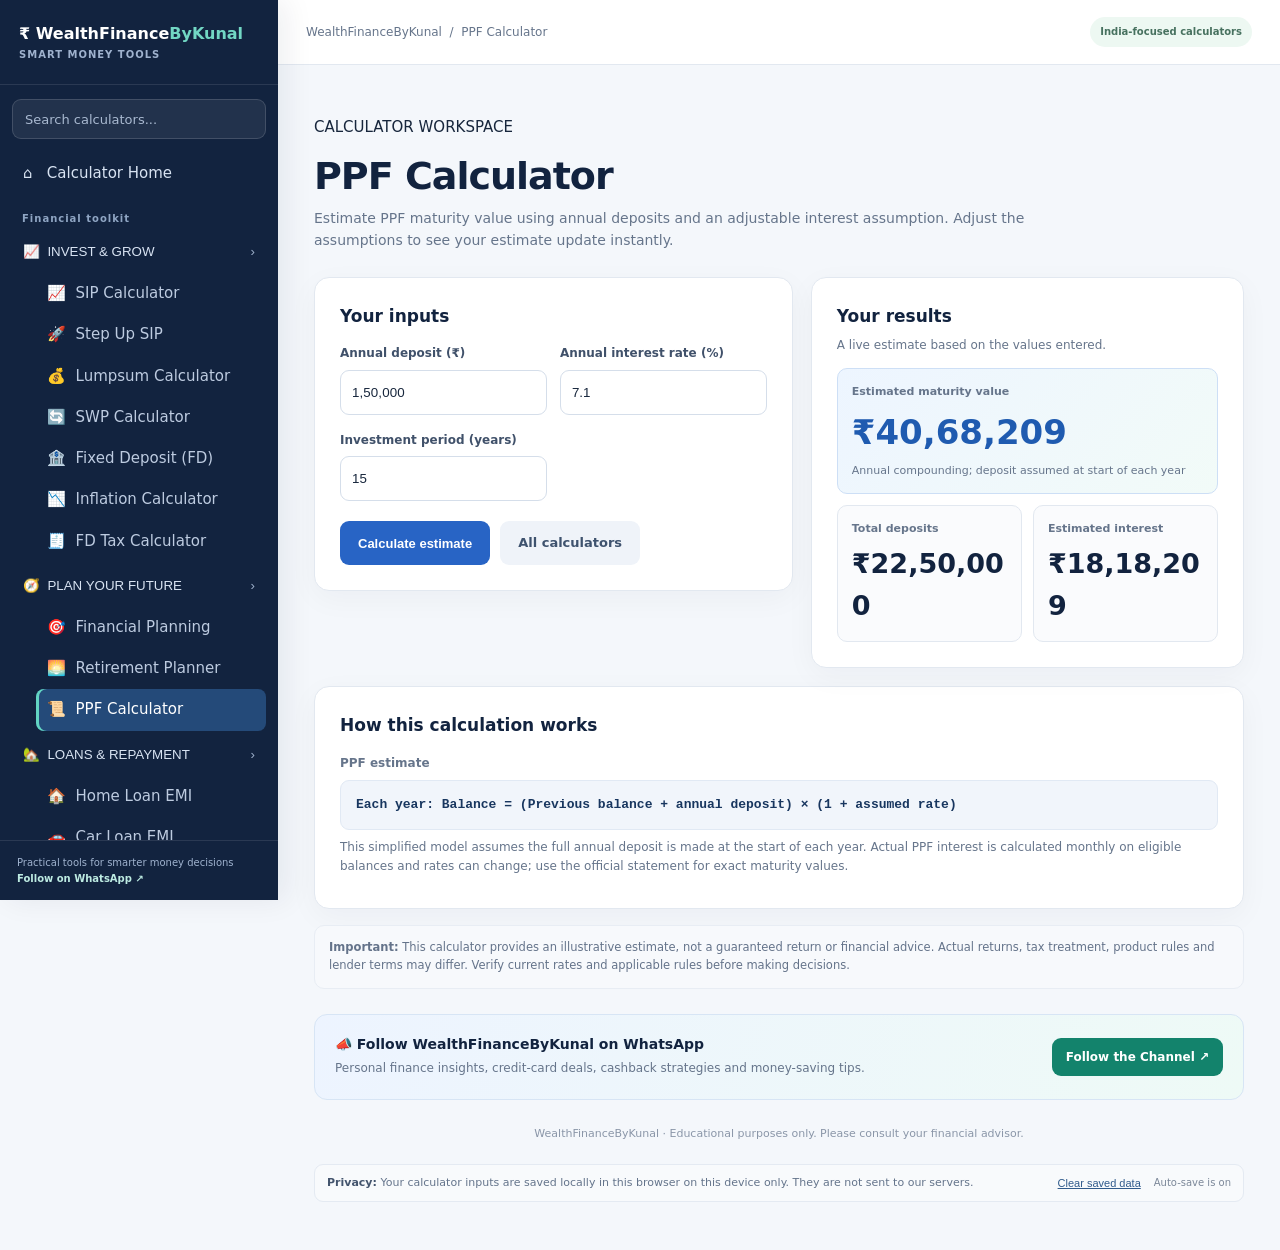
<file: ppf-calculator.html>
<!doctype html><html lang="en"><head><meta charset="utf-8"><meta name="viewport" content="width=device-width,initial-scale=1"><meta name="description" content="Estimate PPF maturity value using annual deposits and an adjustable interest assumption."><meta name="theme-color" content="#12233f"><title>PPF Calculator | WealthFinanceByKunal</title><link rel="stylesheet" href="calculators.css"></head><body data-type="ppf">
<main><div class="page-heading"><p class="eyebrow">CALCULATOR WORKSPACE</p><h1>PPF Calculator</h1><p class="subtitle">Estimate PPF maturity value using annual deposits and an adjustable interest assumption. Adjust the assumptions to see your estimate update instantly.</p></div>
<div class="calculator-layout"><section class="input-panel"><h2 class="section-title">Your inputs</h2><div class="field-grid"><div class="field"><label for="amount">Annual deposit (₹)</label><input id="amount" type="text"   value="150000" inputmode="numeric" data-money="inr"></div><div class="field"><label for="rate">Annual interest rate (%)</label><input id="rate" type="number" min="0" step="any" value="7.1"></div><div class="field"><label for="years">Investment period (years)</label><input id="years" type="number" min="0" step="any" value="15"></div></div><div class="actions"><button class="btn" id="calcBtn" type="button">Calculate estimate</button><a class="btn secondary" href="index.html" style="text-decoration:none">All calculators</a></div></section>
<section class="results-panel"><h2 class="section-title">Your results</h2><p style="font-size:12px;color:var(--muted);margin:-8px 0 13px">A live estimate based on the values entered.</p><div class="results" id="results" aria-live="polite"></div></section></div>
<section class="methodology panel" aria-label="Calculation methodology"><h2 class="section-title">How this calculation works</h2><p><strong>PPF estimate</strong></p><div class="formula">Each year: Balance = (Previous balance + annual deposit) × (1 + assumed rate)</div><p>This simplified model assumes the full annual deposit is made at the start of each year. Actual PPF interest is calculated monthly on eligible balances and rates can change; use the official statement for exact maturity values.</p></section><div class="note"><strong>Important:</strong> This calculator provides an illustrative estimate, not a guaranteed return or financial advice. Actual returns, tax treatment, product rules and lender terms may differ. Verify current rates and applicable rules before making decisions.</div>
<section class="promo"><div><strong>📣 Follow WealthFinanceByKunal on WhatsApp</strong><p>Personal finance insights, credit-card deals, cashback strategies and money-saving tips.</p></div><a class="cta" href="https://whatsapp.com/channel/0029VaDsVrdGJP8Dq8mHdS3M" target="_blank" rel="noopener noreferrer">Follow the Channel ↗</a></section><div class="footer">WealthFinanceByKunal · Educational purposes only. Please consult your financial advisor.</div></main>
<script src="app.js"></script><script src="calculators.js"></script></body></html>
</file>
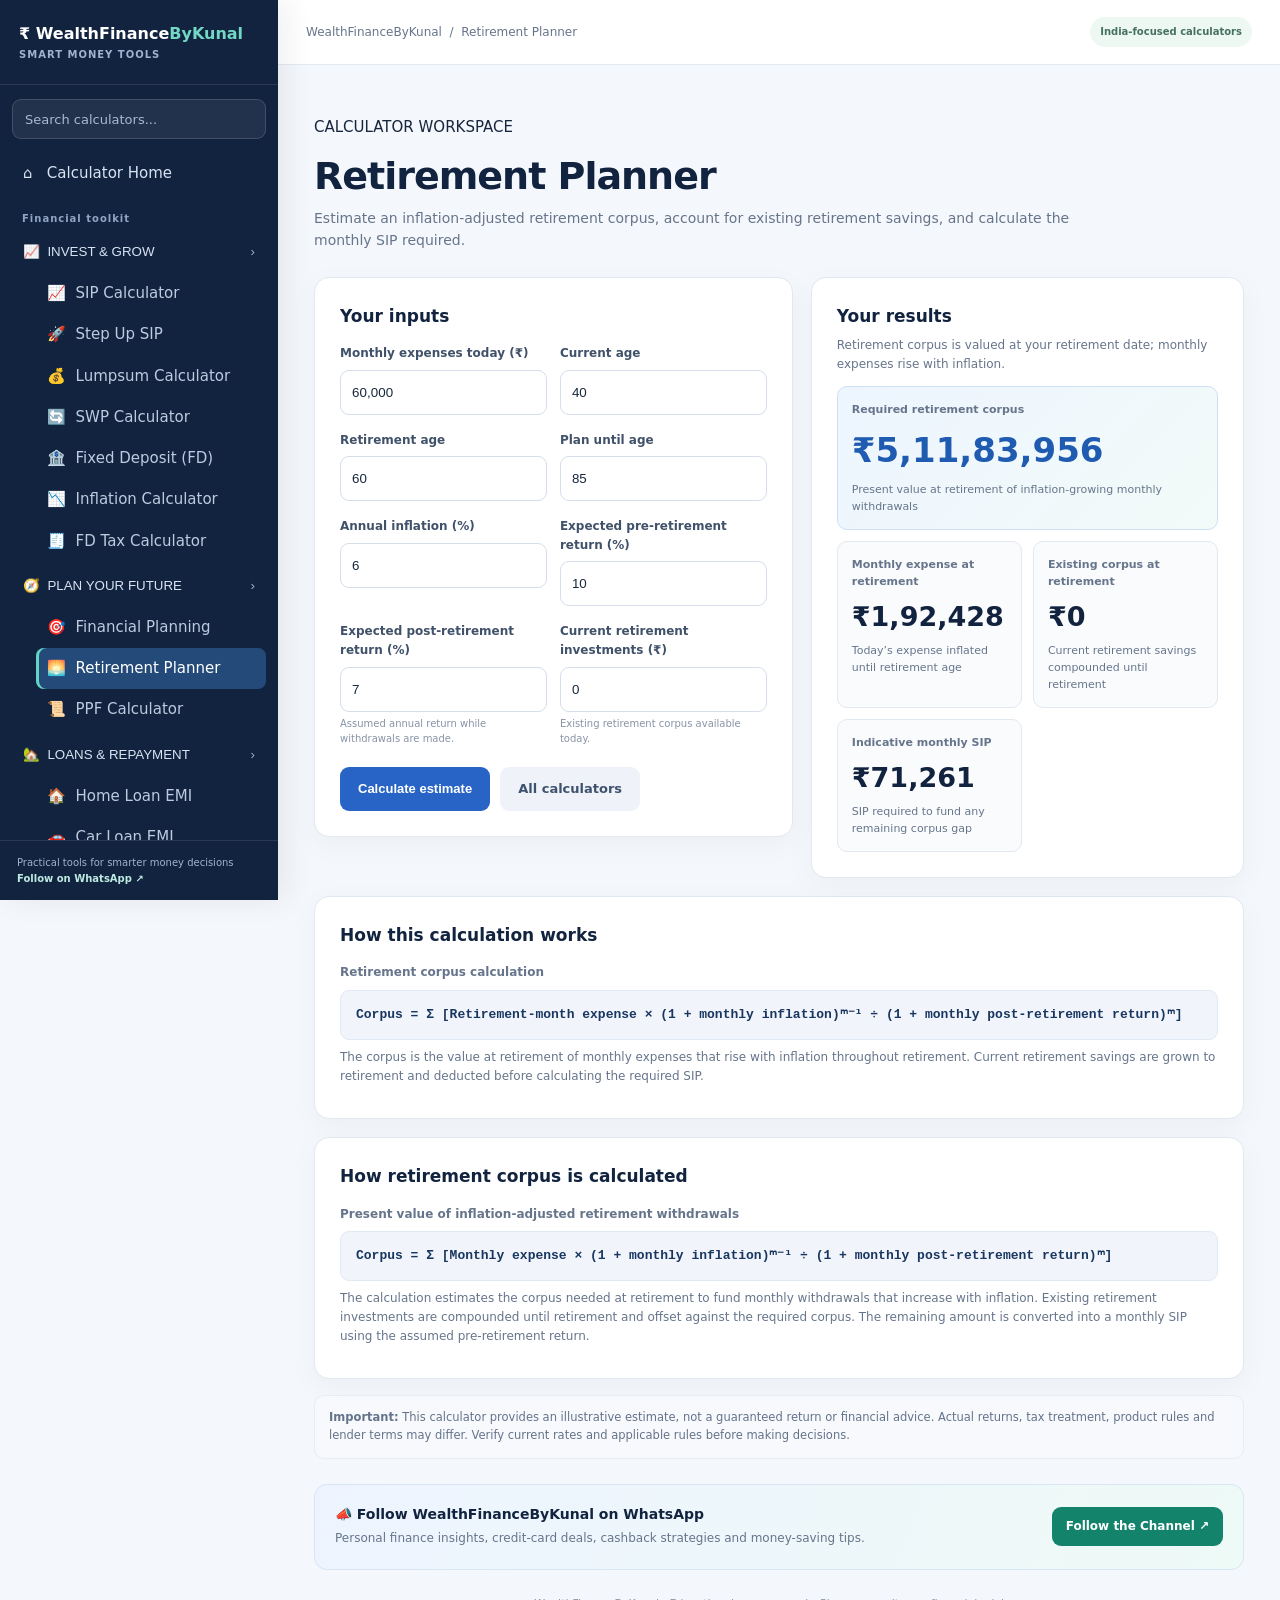
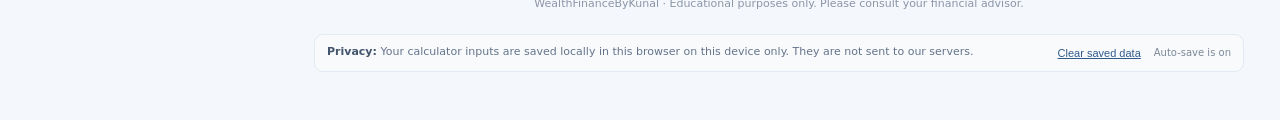
<file: retirement-planner.html>
<!doctype html><html lang="en"><head><meta charset="utf-8"><meta name="viewport" content="width=device-width,initial-scale=1"><meta name="description" content="Estimate your retirement corpus and the monthly investment needed to build it."><meta name="theme-color" content="#12233f"><title>Retirement Planner | WealthFinanceByKunal</title><link rel="stylesheet" href="calculators.css"></head><body data-type="retirement">
<main><div class="page-heading"><p class="eyebrow">CALCULATOR WORKSPACE</p><h1>Retirement Planner</h1><p class="subtitle">Estimate an inflation-adjusted retirement corpus, account for existing retirement savings, and calculate the monthly SIP required.</p></div>
<div class="calculator-layout"><section class="input-panel"><h2 class="section-title">Your inputs</h2><div class="field-grid"><div class="field"><label for="expense">Monthly expenses today (₹)</label><input id="expense" type="text"   value="60000" inputmode="numeric" data-money="inr"></div><div class="field"><label for="age">Current age</label><input id="age" type="number" min="0" step="any" value="40"></div><div class="field"><label for="retire">Retirement age</label><input id="retire" type="number" min="0" step="any" value="60"></div><div class="field"><label for="life">Plan until age</label><input id="life" type="number" min="0" step="any" value="85"></div><div class="field"><label for="inflation">Annual inflation (%)</label><input id="inflation" type="number" min="0" step="any" value="6"></div><div class="field"><label for="rate">Expected pre-retirement return (%)</label><input id="rate" type="number" min="0" max="30" step="0.1" value="10"></div>
<div class="field"><label for="postRate">Expected post-retirement return (%)</label><input id="postRate" type="number" min="0" max="20" step="0.1" value="7"><small>Assumed annual return while withdrawals are made.</small></div>
<div class="field"><label for="currentCorpus">Current retirement investments (₹)</label><input id="currentCorpus" type="text" inputmode="numeric" data-money="inr" value="0"><small>Existing retirement corpus available today.</small></div></div><div class="actions"><button class="btn" id="calcBtn" type="button">Calculate estimate</button><a class="btn secondary" href="index.html" style="text-decoration:none">All calculators</a></div></section>
<section class="results-panel"><h2 class="section-title">Your results</h2><p style="font-size:12px;color:var(--muted);margin:-8px 0 13px">Retirement corpus is valued at your retirement date; monthly expenses rise with inflation.</p><div class="results" id="results" aria-live="polite"></div></section></div>
<section class="methodology panel" aria-label="Calculation methodology"><h2 class="section-title">How this calculation works</h2><p><strong>Retirement corpus calculation</strong></p><div class="formula">Corpus = Σ [Retirement-month expense × (1 + monthly inflation)ᵐ⁻¹ ÷ (1 + monthly post-retirement return)ᵐ]</div><p>The corpus is the value at retirement of monthly expenses that rise with inflation throughout retirement. Current retirement savings are grown to retirement and deducted before calculating the required SIP.</p></section><section class="methodology panel"><h2 class="section-title">How retirement corpus is calculated</h2><p><strong>Present value of inflation-adjusted retirement withdrawals</strong></p><div class="formula">Corpus = Σ [Monthly expense × (1 + monthly inflation)ᵐ⁻¹ ÷ (1 + monthly post-retirement return)ᵐ]</div><p>The calculation estimates the corpus needed at retirement to fund monthly withdrawals that increase with inflation. Existing retirement investments are compounded until retirement and offset against the required corpus. The remaining amount is converted into a monthly SIP using the assumed pre-retirement return.</p></section><div class="note"><strong>Important:</strong> This calculator provides an illustrative estimate, not a guaranteed return or financial advice. Actual returns, tax treatment, product rules and lender terms may differ. Verify current rates and applicable rules before making decisions.</div>
<section class="promo"><div><strong>📣 Follow WealthFinanceByKunal on WhatsApp</strong><p>Personal finance insights, credit-card deals, cashback strategies and money-saving tips.</p></div><a class="cta" href="https://whatsapp.com/channel/0029VaDsVrdGJP8Dq8mHdS3M" target="_blank" rel="noopener noreferrer">Follow the Channel ↗</a></section><div class="footer">WealthFinanceByKunal · Educational purposes only. Please consult your financial advisor.</div></main>
<script src="app.js"></script><script src="calculators.js"></script></body></html>
</file>
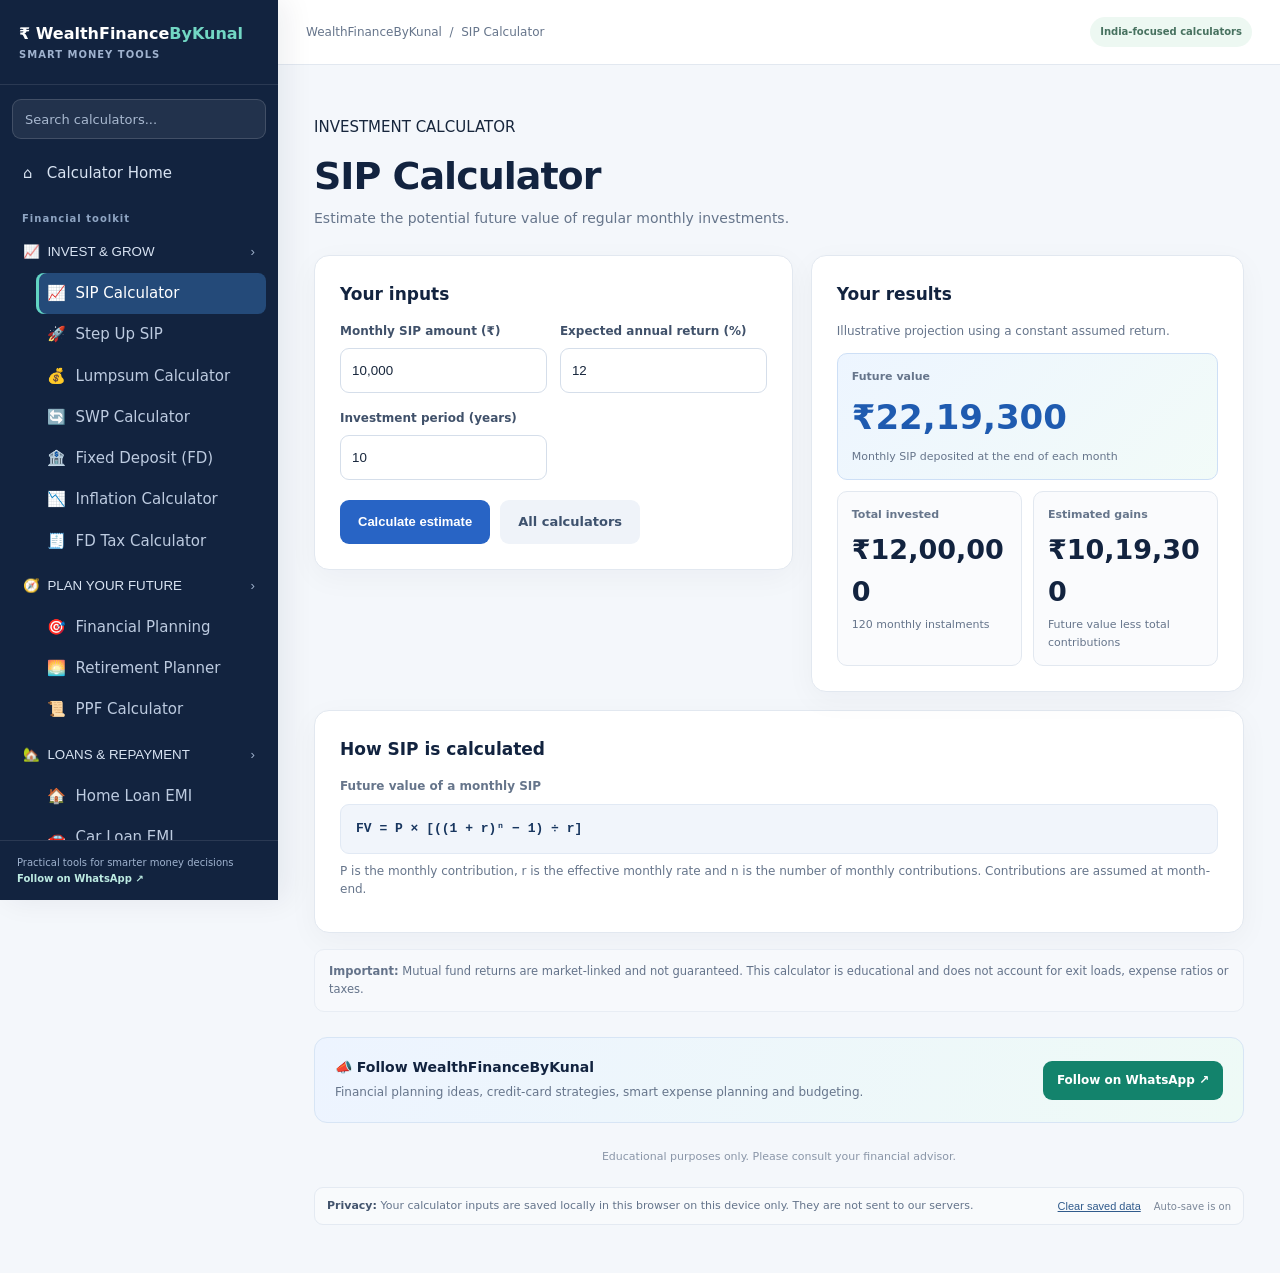
<file: sip-calculator.html>
<!doctype html><html lang="en"><head><meta charset="utf-8"><meta name="viewport" content="width=device-width,initial-scale=1"><meta name="description" content="Estimate SIP investment value, total contributions and projected gains."><meta name="theme-color" content="#12233f"><title>SIP Calculator | WealthFinanceByKunal</title><link rel="stylesheet" href="calculators.css"></head><body data-type="sip">
<main><div class="page-heading"><p class="eyebrow">INVESTMENT CALCULATOR</p><h1>SIP Calculator</h1><p class="subtitle">Estimate the potential future value of regular monthly investments.</p></div>
<div class="calculator-layout"><section class="input-panel"><h2 class="section-title">Your inputs</h2><div class="field-grid">
<div class="field"><label for="monthly">Monthly SIP amount (₹)</label><input id="monthly" type="text" value="10,000" inputmode="numeric" data-money="inr"></div>
<div class="field"><label for="rate">Expected annual return (%)</label><input id="rate" type="number" min="0" max="50" step="0.1" value="12"></div>
<div class="field"><label for="years">Investment period (years)</label><input id="years" type="number" min="1" max="50" step="1" value="10"></div>
</div><div class="actions"><button class="btn" id="calcBtn" type="button">Calculate estimate</button><a class="btn secondary" href="index.html" style="text-decoration:none">All calculators</a></div></section>
<section class="results-panel"><h2 class="section-title">Your results</h2><p style="font-size:12px;color:var(--muted)">Illustrative projection using a constant assumed return.</p><div class="results" id="results" aria-live="polite"></div></section></div>
<section class="methodology panel"><h2 class="section-title">How SIP is calculated</h2><p><strong>Future value of a monthly SIP</strong></p><div class="formula">FV = P × [((1 + r)ⁿ − 1) ÷ r]</div><p>P is the monthly contribution, r is the effective monthly rate and n is the number of monthly contributions. Contributions are assumed at month-end.</p></section>
<div class="note"><strong>Important:</strong> Mutual fund returns are market-linked and not guaranteed. This calculator is educational and does not account for exit loads, expense ratios or taxes.</div>
<section class="promo"><div><strong>📣 Follow WealthFinanceByKunal</strong><p>Financial planning ideas, credit-card strategies, smart expense planning and budgeting.</p></div><a class="cta" href="https://whatsapp.com/channel/0029VaDsVrdGJP8Dq8mHdS3M" target="_blank" rel="noopener">Follow on WhatsApp ↗</a></section><div class="footer">Educational purposes only. Please consult your financial advisor.</div></main><script src="app.js"></script><script src="calculators.js"></script></body></html>
</file>
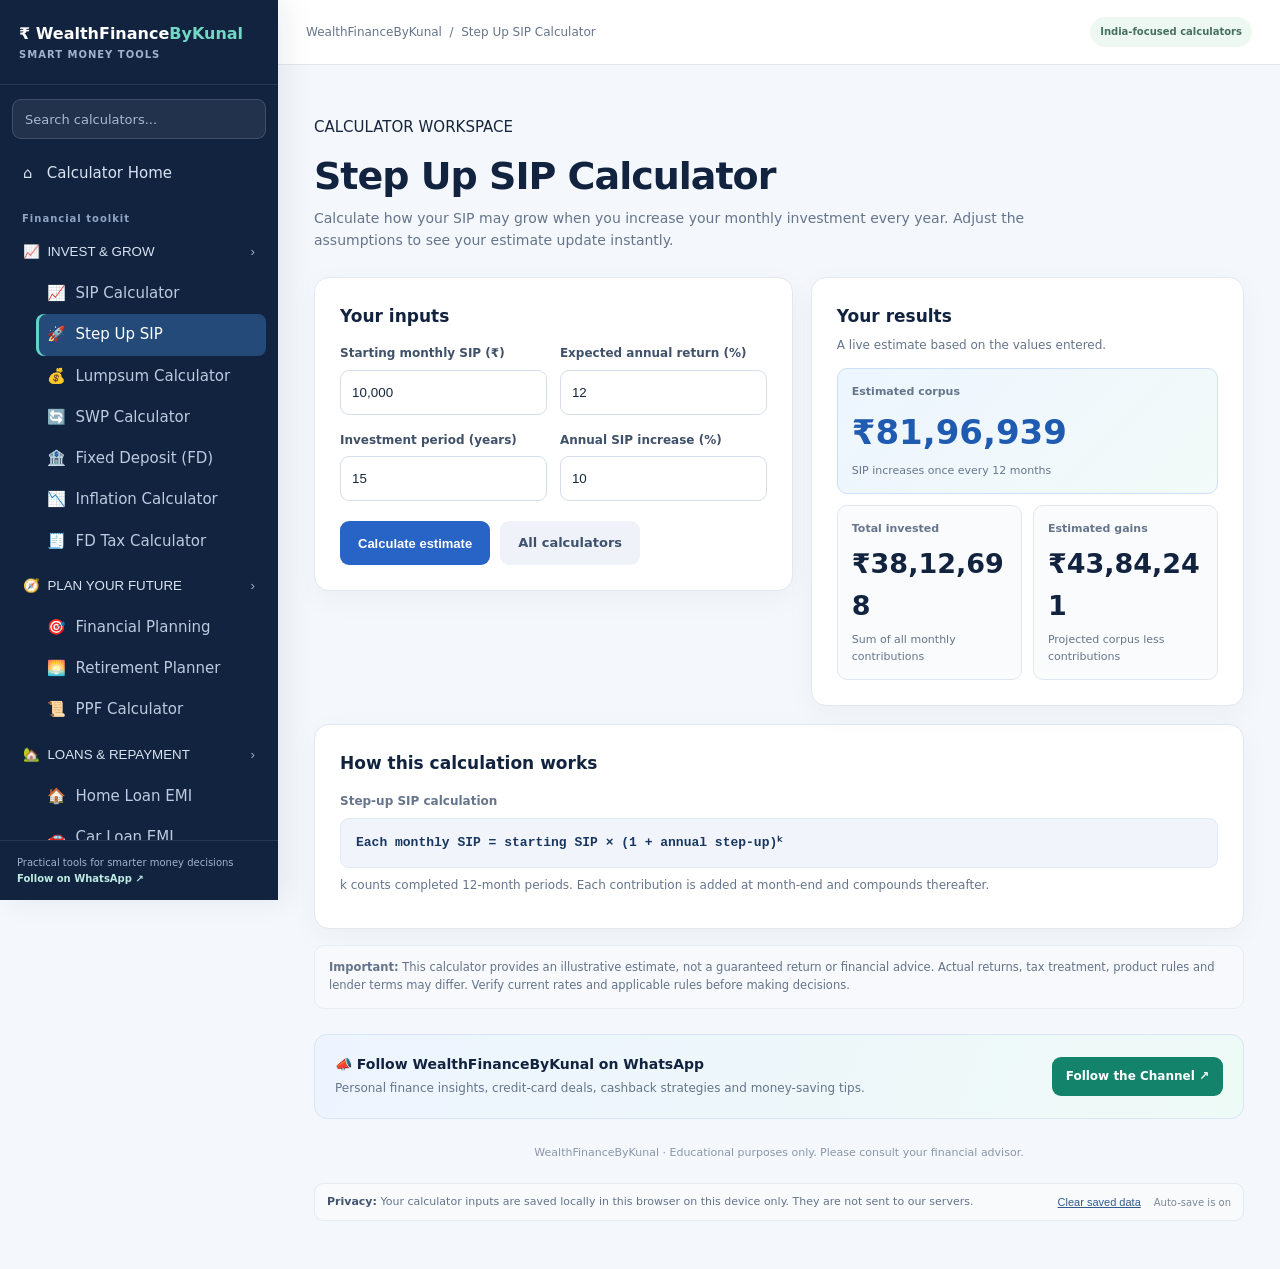
<file: step-up-sip-calculator.html>
<!doctype html><html lang="en"><head><meta charset="utf-8"><meta name="viewport" content="width=device-width,initial-scale=1"><meta name="description" content="Calculate how your SIP may grow when you increase your monthly investment every year."><meta name="theme-color" content="#12233f"><title>Step Up SIP Calculator | WealthFinanceByKunal</title><link rel="stylesheet" href="calculators.css"></head><body data-type="stepup">
<main><div class="page-heading"><p class="eyebrow">CALCULATOR WORKSPACE</p><h1>Step Up SIP Calculator</h1><p class="subtitle">Calculate how your SIP may grow when you increase your monthly investment every year. Adjust the assumptions to see your estimate update instantly.</p></div>
<div class="calculator-layout"><section class="input-panel"><h2 class="section-title">Your inputs</h2><div class="field-grid"><div class="field"><label for="monthly">Starting monthly SIP (₹)</label><input id="monthly" type="text"   value="10000" inputmode="numeric" data-money="inr"></div><div class="field"><label for="rate">Expected annual return (%)</label><input id="rate" type="number" min="0" step="any" value="12"></div><div class="field"><label for="years">Investment period (years)</label><input id="years" type="number" min="0" step="any" value="15"></div><div class="field"><label for="step">Annual SIP increase (%)</label><input id="step" type="number" min="0" step="any" value="10"></div></div><div class="actions"><button class="btn" id="calcBtn" type="button">Calculate estimate</button><a class="btn secondary" href="index.html" style="text-decoration:none">All calculators</a></div></section>
<section class="results-panel"><h2 class="section-title">Your results</h2><p style="font-size:12px;color:var(--muted);margin:-8px 0 13px">A live estimate based on the values entered.</p><div class="results" id="results" aria-live="polite"></div></section></div>
<section class="methodology panel" aria-label="Calculation methodology"><h2 class="section-title">How this calculation works</h2><p><strong>Step-up SIP calculation</strong></p><div class="formula">Each monthly SIP = starting SIP × (1 + annual step-up)ᵏ</div><p>k counts completed 12-month periods. Each contribution is added at month-end and compounds thereafter.</p></section><div class="note"><strong>Important:</strong> This calculator provides an illustrative estimate, not a guaranteed return or financial advice. Actual returns, tax treatment, product rules and lender terms may differ. Verify current rates and applicable rules before making decisions.</div>
<section class="promo"><div><strong>📣 Follow WealthFinanceByKunal on WhatsApp</strong><p>Personal finance insights, credit-card deals, cashback strategies and money-saving tips.</p></div><a class="cta" href="https://whatsapp.com/channel/0029VaDsVrdGJP8Dq8mHdS3M" target="_blank" rel="noopener noreferrer">Follow the Channel ↗</a></section><div class="footer">WealthFinanceByKunal · Educational purposes only. Please consult your financial advisor.</div></main>
<script src="app.js"></script><script src="calculators.js"></script></body></html>
</file>
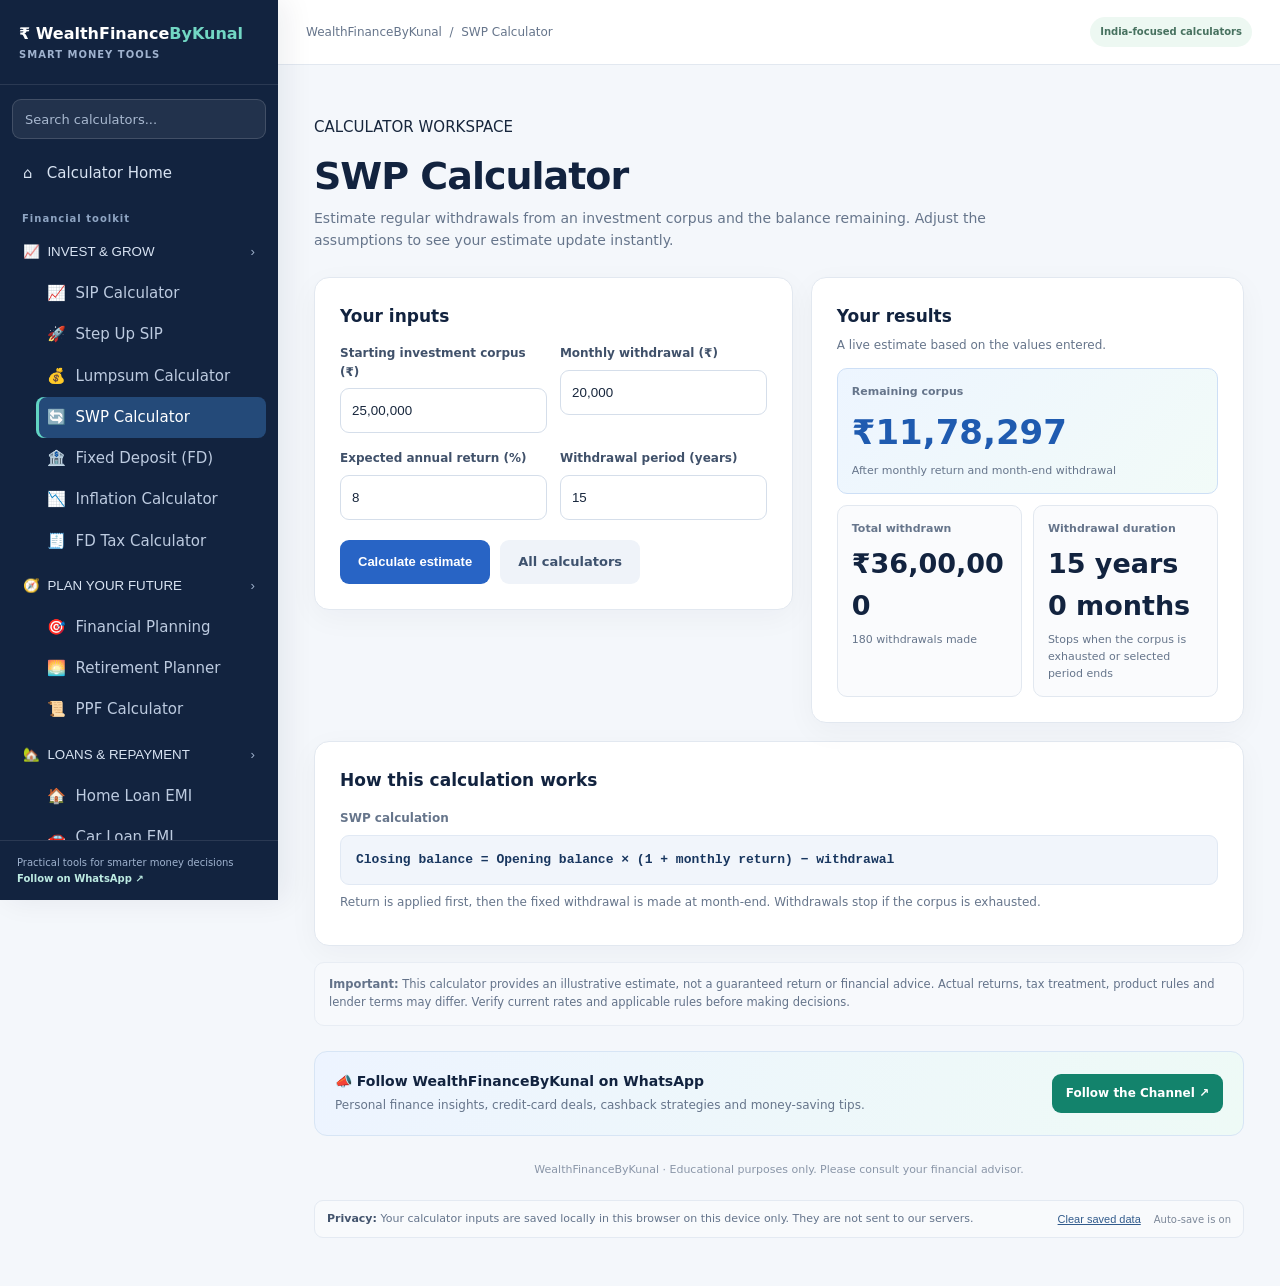
<file: swp-calculator.html>
<!doctype html><html lang="en"><head><meta charset="utf-8"><meta name="viewport" content="width=device-width,initial-scale=1"><meta name="description" content="Estimate regular withdrawals from an investment corpus and the balance remaining."><meta name="theme-color" content="#12233f"><title>SWP Calculator | WealthFinanceByKunal</title><link rel="stylesheet" href="calculators.css"></head><body data-type="swp">
<main><div class="page-heading"><p class="eyebrow">CALCULATOR WORKSPACE</p><h1>SWP Calculator</h1><p class="subtitle">Estimate regular withdrawals from an investment corpus and the balance remaining. Adjust the assumptions to see your estimate update instantly.</p></div>
<div class="calculator-layout"><section class="input-panel"><h2 class="section-title">Your inputs</h2><div class="field-grid"><div class="field"><label for="amount">Starting investment corpus (₹)</label><input id="amount" type="text"   value="2500000" inputmode="numeric" data-money="inr"></div><div class="field"><label for="withdrawal">Monthly withdrawal (₹)</label><input id="withdrawal" type="text"   value="20000" inputmode="numeric" data-money="inr"></div><div class="field"><label for="rate">Expected annual return (%)</label><input id="rate" type="number" min="0" step="any" value="8"></div><div class="field"><label for="years">Withdrawal period (years)</label><input id="years" type="number" min="0" step="any" value="15"></div></div><div class="actions"><button class="btn" id="calcBtn" type="button">Calculate estimate</button><a class="btn secondary" href="index.html" style="text-decoration:none">All calculators</a></div></section>
<section class="results-panel"><h2 class="section-title">Your results</h2><p style="font-size:12px;color:var(--muted);margin:-8px 0 13px">A live estimate based on the values entered.</p><div class="results" id="results" aria-live="polite"></div></section></div>
<section class="methodology panel" aria-label="Calculation methodology"><h2 class="section-title">How this calculation works</h2><p><strong>SWP calculation</strong></p><div class="formula">Closing balance = Opening balance × (1 + monthly return) − withdrawal</div><p>Return is applied first, then the fixed withdrawal is made at month-end. Withdrawals stop if the corpus is exhausted.</p></section><div class="note"><strong>Important:</strong> This calculator provides an illustrative estimate, not a guaranteed return or financial advice. Actual returns, tax treatment, product rules and lender terms may differ. Verify current rates and applicable rules before making decisions.</div>
<section class="promo"><div><strong>📣 Follow WealthFinanceByKunal on WhatsApp</strong><p>Personal finance insights, credit-card deals, cashback strategies and money-saving tips.</p></div><a class="cta" href="https://whatsapp.com/channel/0029VaDsVrdGJP8Dq8mHdS3M" target="_blank" rel="noopener noreferrer">Follow the Channel ↗</a></section><div class="footer">WealthFinanceByKunal · Educational purposes only. Please consult your financial advisor.</div></main>
<script src="app.js"></script><script src="calculators.js"></script></body></html>
</file>
<file: calculators.css>
:root{--navy:#12233f;--blue:#2864c5;--ink:#17263c;--muted:#66758b;--line:#e2e8f0;--canvas:#f4f7fb;--sidebar:278px}
*{box-sizing:border-box}html{scroll-behavior:smooth}body{margin:0;background:var(--canvas);color:var(--ink);font:15px/1.55 Inter,system-ui,-apple-system,"Segoe UI",sans-serif}
#wfSidebar{position:fixed;inset:0 auto 0 0;width:var(--sidebar);background:var(--navy);color:#e8eef8;z-index:100;display:flex;flex-direction:column;transform:translateX(0);transition:transform .22s;box-shadow:8px 0 28px #10213b12}
.wf-brand{padding:22px 19px;border-bottom:1px solid #ffffff1a;font-size:16px;font-weight:850;color:white;text-decoration:none;display:block}.wf-brand small{display:block;color:#9fb2ce;font-size:10px;letter-spacing:1px;font-weight:600}
.wf-nav{padding:14px 12px;overflow:auto;flex:1}.wf-search{width:100%;height:40px;border:1px solid #ffffff25;border-radius:9px;background:#ffffff12;color:white;padding:0 12px;margin:0 0 14px;font:inherit;font-size:13px}.wf-search::placeholder{color:#a9b9d0}
.wf-link,.wf-toggle{display:flex;width:100%;align-items:center;gap:10px;padding:9px 11px;min-height:37px;border:0;border-radius:8px;background:transparent;color:#d8e3f2;text-decoration:none;text-align:left;font:600 12px/1.35 inherit;cursor:pointer}.wf-link:hover,.wf-toggle:hover{background:#ffffff14;color:#fff}.wf-link.active{background:#244a79;color:#fff;box-shadow:inset 3px 0 #62d4c3}
.wf-label{padding:16px 10px 7px;color:#8fa5c3;font-size:10px;font-weight:800;letter-spacing:1px}.wf-toggle .arrow{margin-left:auto;color:#9eb1cc}.wf-sub{padding:3px 0 5px 24px}.wf-sub[hidden]{display:none}.wf-sub .wf-link{font-weight:500;color:#bdcbe0;min-height:33px}.wf-sub .wf-link.active{color:white}
.wf-foot{padding:14px 17px;border-top:1px solid #ffffff1a;color:#9fb2ce;font-size:10px}.wf-foot a{color:#bdebe2;text-decoration:none;font-weight:700}
#wfOverlay{display:none;position:fixed;inset:0;background:#0a162c80;z-index:90}
#wfMain{margin-left:var(--sidebar);min-height:100vh}
#wfTop{height:65px;background:#ffffffed;border-bottom:1px solid var(--line);display:flex;align-items:center;justify-content:space-between;padding:0 28px;position:sticky;top:0;z-index:50;backdrop-filter:blur(10px)}
#wfTop .crumb{font-size:12px;color:var(--muted)}#wfTop .tag{font-size:10px;font-weight:750;color:#47715f;background:#edf8f2;padding:7px 10px;border-radius:20px}
#wfMenu{display:none;border:1px solid var(--line);background:#fff;border-radius:8px;width:38px;height:38px;font-size:20px}
.wf-content{max-width:1320px;margin:auto;padding:clamp(17px,3vw,36px)}
h1{font-size:clamp(26px,3.2vw,38px);line-height:1.16;letter-spacing:-1px;color:var(--navy);margin:0;font-weight:850}
.subtitle{max-width:760px;color:var(--muted);margin:10px 0 25px;font-size:14px}
.section-title{font-size:17px;font-weight:800;color:var(--navy);margin:0 0 15px}
.container{max-width:none;margin:0;background:transparent;border:0;border-radius:0;padding:0;box-shadow:none}
.site-header{display:none}
.calculator-layout{display:grid;grid-template-columns:minmax(0,1.05fr) minmax(310px,.95fr);gap:18px;align-items:start}
.input-panel,.results-panel,.panel{background:#fff;border:1px solid var(--line);border-radius:15px;padding:clamp(17px,2.2vw,25px);box-shadow:0 8px 30px #12233f0a}
.results-panel{position:sticky;top:82px}
.field-grid,.grid{display:grid;grid-template-columns:repeat(2,minmax(0,1fr));gap:16px 13px}
.field{min-width:0}.field label{display:block;font-size:12px;font-weight:750;color:#40516a;margin-bottom:7px}
.field input,.field select{width:100%;height:45px;padding:0 11px;border:1px solid #d5deea;border-radius:9px;background:white;color:var(--ink);font:600 14px inherit}
.field input:focus,.field select:focus{outline:3px solid #2864c51c;border-color:#75a0e4}
.field small{display:block;color:#8793a5;font-size:10px;margin-top:4px}
.actions{display:flex;gap:10px;flex-wrap:wrap;margin-top:20px}.btn{border:0;border-radius:9px;background:var(--blue);color:#fff;font-weight:750;padding:12px 18px;font-size:13px;cursor:pointer}.btn.secondary{background:#eff3f9;color:#3e526e;box-shadow:none}
.results{display:grid;grid-template-columns:repeat(2,minmax(0,1fr));gap:11px;margin-top:8px}
.result{padding:14px;border:1px solid var(--line);border-radius:10px;background:#fafbfd;min-width:0}.result.primary{grid-column:1/-1;background:linear-gradient(135deg,#edf5ff,#f2fbf8);border-color:#cddff6}
.result h3{font-size:11px;color:var(--muted);margin:0 0 6px}.value{font-size:clamp(20px,2.2vw,27px);font-weight:850;color:var(--navy);overflow-wrap:anywhere}.result.primary .value{font-size:clamp(25px,3vw,34px);color:#1f5bb0}.detail{font-size:11px;color:var(--muted);margin-top:4px}
.note{margin-top:16px;padding:13px 14px;background:#f7f9fc;border:1px solid #e8edf4;border-radius:10px;color:#64738a;font-size:11.5px}
.tool-grid{display:grid;grid-template-columns:repeat(3,minmax(0,1fr));gap:14px}.tool{display:flex;flex-direction:column;min-height:145px;padding:18px;background:#fff;border:1px solid var(--line);border-radius:13px;text-decoration:none;color:inherit;box-shadow:0 4px 15px #12233f08;transition:.18s}.tool:hover{transform:translateY(-3px);border-color:#adc6ec;box-shadow:0 10px 30px #12233f12}.tool-icon{width:37px;height:37px;display:grid;place-items:center;border-radius:10px;background:#edf4ff;font-size:18px}.tool h2{font-size:14px;color:var(--navy);margin:11px 0 4px}.tool p{font-size:12px;color:var(--muted);margin:0}.tool-arrow{margin-top:auto;padding-top:10px;color:var(--blue);font-size:11px;font-weight:800}
.category-block{margin:0 0 27px}.category-head{display:flex;justify-content:space-between;align-items:end;gap:10px;margin-bottom:12px}.category-head p{margin:3px 0 0;color:var(--muted);font-size:12px}
.promo{margin-top:25px;padding:18px 20px;background:linear-gradient(110deg,#edf4ff,#eefaf6);border:1px solid #d7e5f5;border-radius:13px;display:flex;align-items:center;justify-content:space-between;gap:12px;flex-wrap:wrap}.promo strong{color:var(--navy);font-size:14px}.promo p{margin:3px 0;color:var(--muted);font-size:12px}.cta{background:#13836c;color:#fff;text-decoration:none;font-weight:800;padding:10px 14px;border-radius:9px;font-size:12px}
.footer{text-align:center;color:#8a96a8;font-size:11px;margin:25px 0 8px}
@media(max-width:1050px){.calculator-layout{grid-template-columns:1fr}.results-panel{position:static}.tool-grid{grid-template-columns:repeat(2,minmax(0,1fr))}}
@media(max-width:760px){#wfSidebar{transform:translateX(-102%)}body.wf-nav-open #wfSidebar{transform:translateX(0)}body.wf-nav-open #wfOverlay{display:block}#wfMain{margin-left:0}#wfTop{height:58px;padding:0 13px}#wfMenu{display:block}.wf-content{padding:19px 13px 28px}.tool-grid{grid-template-columns:repeat(2,minmax(0,1fr));gap:10px}.tool{padding:14px;min-height:140px}.field-grid,.grid{grid-template-columns:1fr}.results-panel{padding:16px}}
@media(max-width:390px){.tool-grid,.results{grid-template-columns:1fr}.result.primary{grid-column:auto}#wfTop .tag{display:none}}

/* Currency inputs: Indian comma-grouped rupee amounts */
.field input[data-money="inr"]{font-variant-numeric:tabular-nums;letter-spacing:.1px}
.field input[data-money="inr"]::placeholder{color:#9aa7b8}

.methodology{margin-top:18px}.methodology p{font-size:12px;color:#66758b;margin:8px 0}.formula{padding:13px 15px;border-radius:9px;background:#f1f5fb;border:1px solid #e1e9f4;color:#18365f;font:600 13px/1.7 ui-monospace,SFMono-Regular,Consolas,monospace;overflow-wrap:anywhere}




/* Quiet, in-flow local-storage notice — never overlays calculator controls */
.wf-local-note{display:flex;align-items:center;gap:10px;flex-wrap:wrap;margin:22px 0 12px;padding:9px 12px;border:1px solid #e4eaf2;border-radius:9px;background:#f8fafc;color:#64748b;font-size:11px;line-height:1.5}
.wf-local-note span{flex:1;min-width:220px}
.wf-local-note strong{color:#43546d;font-weight:650}
.wf-local-note button{border:0;background:transparent;color:#315b8c;text-decoration:underline;font-size:11px;cursor:pointer;padding:3px}
.wf-local-note small{color:#7b8798;font-size:10px}
@media(max-width:600px){.wf-local-note{align-items:flex-start;gap:5px}.wf-local-note span{flex-basis:100%}}
</file>
